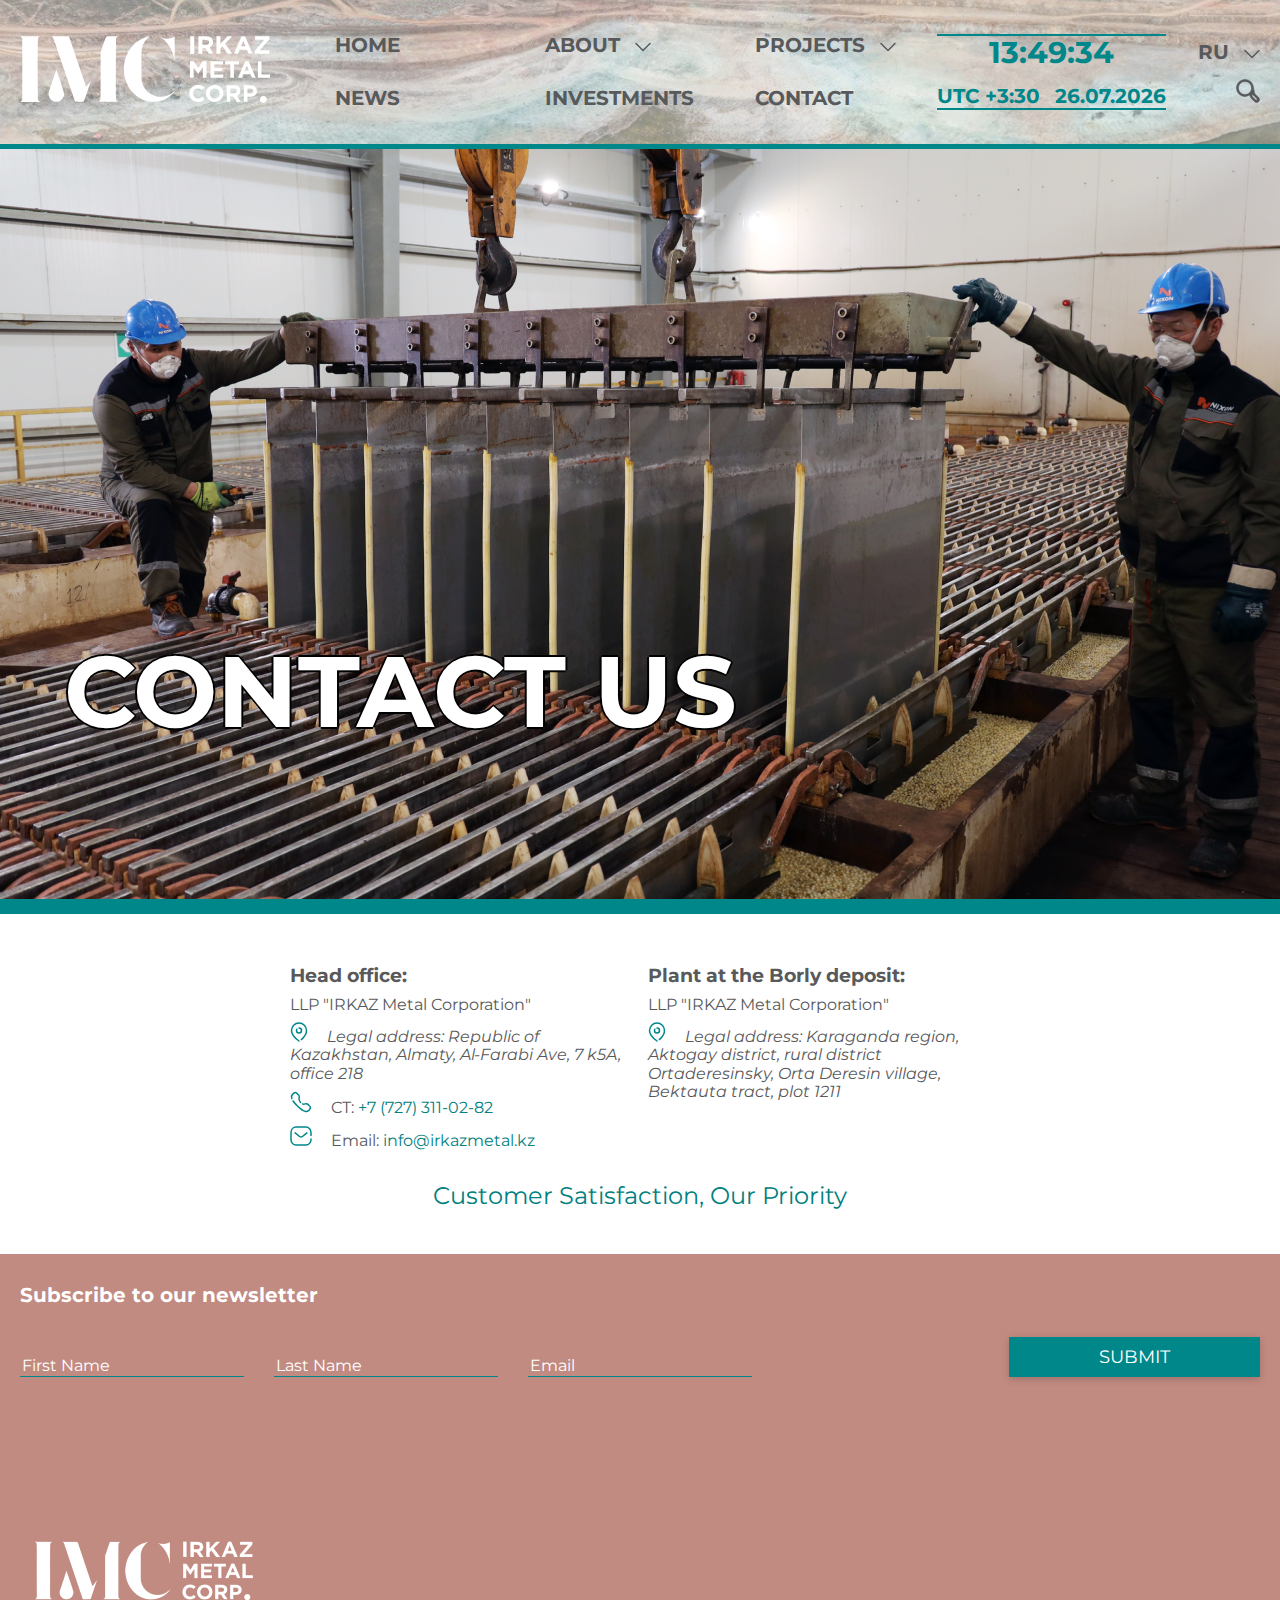
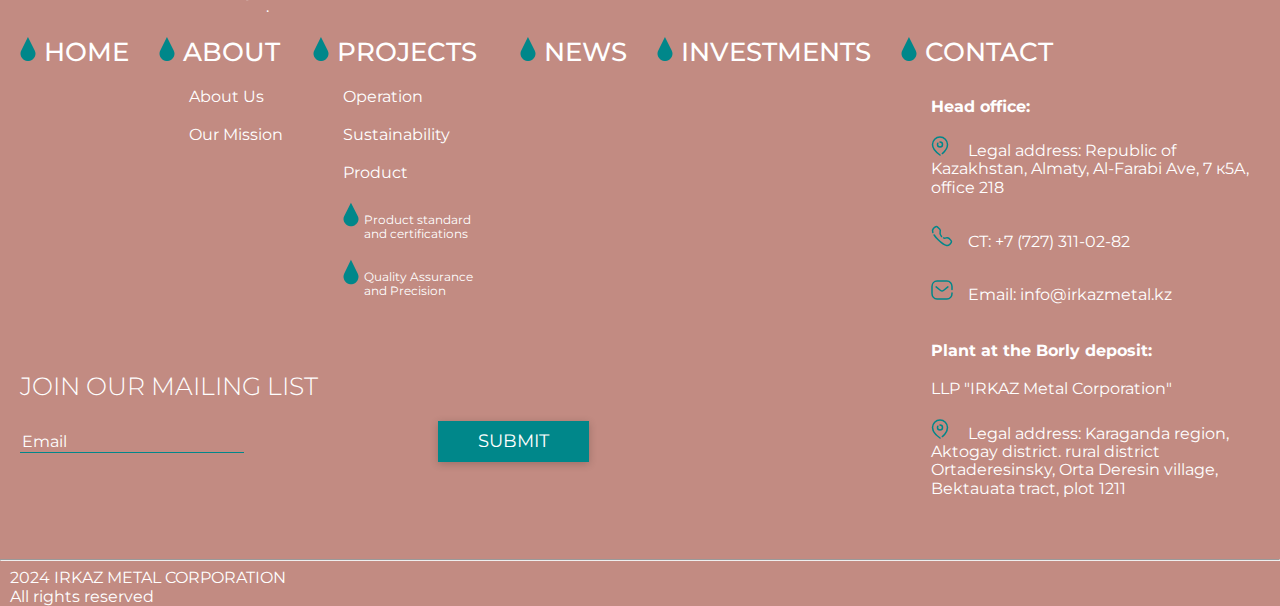
<file: contact.html>
<!DOCTYPE html>
<html lang="ru">
  <head>
    <meta charset="UTF-8" />
    <meta name="viewport" content="width=device-width, initial-scale=1.0" />
    <title>Заголовок страницы</title>
    <meta name="description" content="Описание страницы для поисковых систем" />

    <link
      rel="stylesheet"
      href="https://cdn.jsdelivr.net/npm/swiper@11/swiper-bundle.min.css"
    />

    <script src="https://cdn.jsdelivr.net/npm/swiper@11/swiper-bundle.min.js"></script>
    <link rel="stylesheet" href="/css/normalize.css" />
    <link rel="stylesheet" href="/css/style.css" />
  </head>
  <body>
    <!-- MOBILE SCREEN -->
    <input type="checkbox" id="menu" />
    <!-- END MOBILE SCREEN -->
    <header>
      <div class="wrapper">
        <div class="container">
          <a href="/">
            <img src="/img/logo.svg" alt="Logo" class="logo" />
          </a>

          <!-- MOBILE SCREEN -->
          <label for="menu">
            <div></div>
            <div></div>
            <div></div>
          </label>
          <!-- END MOBILE SCREEN -->
          <nav>
            <ul>
              <li>
                <a href="/">HOME</a>
              </li>
              <li class="dropdown-about">
                <a href="/about.html" class="about-link">ABOUT</a>
                <ul class="dropdown-menu-about">
                  <li><a href="/Aboutus.html">About Us</a></li>
                  <li><a href="/mission.html">Our Mission</a></li>
                </ul>
              </li>
              <li class="dropdown-project">
                <a href="/project.html" class="project-link">PROJECTS</a>
                <ul class="dropdown-menu-about">
                  <li><a href="/operation.html">Operation</a></li>
                  <li>
                    <a href="/Sustainability.html">Sustainability</a>
                  </li>
                  <li class="product__menu">
                    <a href="#">Product</a>
                    <ul class="dropdown-pod-menu-about two-menu">
                      <!-- Здесь начинается подменю Product -->
                      <li>
                        <a href="/product.html"
                          >Product standard and certifications</a
                        >
                      </li>
                      <li>
                        <a href="/Quality.html"
                          >Quality Assurance and Precision</a
                        >
                      </li>
                    </ul>
                  </li>

                  <!-- Здесь заканчивается подменю Product -->
                </ul>
              </li>
              <li><a href="/news.html">NEWS</a></li>
              <li><a href="/Investments.html">INVESTMENTS</a></li>
              <li><a href="/contact.html">CONTACT</a></li>
            </ul>
            <div class="time-to-date-mobile">
              <div class="global__time-mobile" id="globalTimeMobile">22:45</div>
              <div class="global__date-mobile">
                  <p>UTC +3:30</p>
                  <p id="globalDateMobile">30.05.2024</p>
              </div>
          </div>
            <div class="lang-mobile-first">
              <ul>
                <li class="dropdown-item">EN</li>
                <li class="dropdown-item">RU</li>
                <li class="dropdown-item">TR</li>
              </ul>
            </div>
          </nav>
          <div class="time-to-date">
            <div class="global__time" id="globalTimeDesktop">22:45</div>
            <div class="global__date">
                <p>UTC +3:30</p>
                <p id="globalDateDesktop">30.05.2024</p>
            </div>
        </div>
          <div class="lang">
            <div class="current-lang">
              <p>RU</p>
              <div class="dropdown">
                <ul class="dropdown-list">
                  <li class="dropdown-item">EN</li>
                  <li class="dropdown-item">RU</li>
                  <li class="dropdown-item">TR</li>
                </ul>
              </div>
            </div>
            <img src="/img/search.svg" alt="search" class="searc" />
          </div>
        </div>
      </div>
    </header>
    <main>
      <div class="color__breeze-header"></div>
      <section id="section1">
        <div class="swiper">
          <!-- Additional required wrapper -->
          <div class="swiper-wrapper">
            <!-- Slides -->
            <div class="swiper-slide slider6">
              <img src="/img/contact.png" alt="" />
              <p>CONTACT US</p>
            </div>
          </div>
        </div>
        <div class="color__breeze"></div>
      </section>
      <section class="contact-all">
        <div class="container">
            <div class="contact">
                <div class="contact__top">
                    <div class="contact__block contact__office">
                        <h2 class="contact__title">Head office:</h2>
                        <p class="contact__name">LLP "IRKAZ Metal Corporation"</p>
                        <address class="contact__address">
                            <span class="contact__label">Legal address:</span> Republic of Kazakhstan, Almaty, Al-Farabi Ave, 7 k5A, office 218
                        </address>
                        <div class="contact__phone">
                            <span class="contact__label">CT:</span> <a href="tel:+77273110282">+7 (727) 311-02-82</a>
                        </div>
                        <div class="contact__email">
                            <span class="contact__label">Email:</span> <a href="mailto:info@irkazmetal.kz">info@irkazmetal.kz</a>
                        </div>
                    </div>
                    <div class="contact__block contact__plant">
                        <h2 class="contact__title">Plant at the Borly deposit:</h2>
                        <p class="contact__name">LLP "IRKAZ Metal Corporation"</p>
                        <address class="contact__address">
                            <span class="contact__label">Legal address:</span> Karaganda region, Aktogay district, rural district Ortaderesinsky, Orta Deresin village, Bektauta tract, plot 1211
                        </address>
                    </div>
                </div>
                <div class="contact__priority">Customer Satisfaction, Our Priority</div>
            </div>
            
        </div>
      </section>
    </main>
    
    
    <footer>
      <div class="container">
        <div class="footer__wrapper">
          <h2>Subscribe to our newsletter</h2>
          <form action="back__email">
            <div class="text__text">
              <input required type="text" placeholder="First Name" />
              <input required type="text" placeholder="Last Name" />
              <input required type="text" placeholder="Email" />
            </div>
            <button type="submit">SUBMIT</button>
          </form>
          <div class="menu__logo">
            <img class="footer__logo" src="/img/footer_logo.png" alt="" />.
            <div class="main__footer-text">
              <div class="home_menu footer__main_menu">
                <a href="/"><h3>HOME</h3></a>
              </div>
              <div class="about_menu footer__main_menu">
                <a href="/about.html"><h3>ABOUT</h3></a>
                <div class="sub-menu-footer">
                  <a href="/aboutus.html"><p>About Us</p></a>
                  <a href="/mission.html"><p>Our Mission</p></a>
                </div>
              </div>
              <div class="PROJECTS_menu footer__main_menu">
                <a href="/project.html"><h3>PROJECTS</h3></a>
                <div class="sub-menu-footer">
                 <a href="/operation.html"> <p>Operation</p></a>
                  <a href="/sustainability.html".html><p>Sustainability</p></a>
                  <p>Product</p>
                  <div class="sub-sub-menu-footer">
                    <div class="water__pic">
                      <img src="/img/water.svg" alt="" />
                      <a href="/product.html"><p>Product standard and certifications</p></a>
                    </div>
                    <div class="water__pic">
                      <img src="/img/water.svg" alt="" />
                     <a href="/quality.html"><p>Quality Assurance and Precision</p></a> 
                    </div>
                  </div>
                </div>
              </div>
              <div class="NEWS_menu footer__main_menu">
                <a href="/news.html"><h3>NEWS</h3></a>
              </div>
              <div class="INVESTMENTS_menu footer__main_menu">
                <a href="/Investments.html"><h3>INVESTMENTS</h3></a>
              </div>
              <div class="CONTACT_menu footer__main_menu">
               <a href="contact.html"><h3>CONTACT</h3></a> 
                <div class="sub-menu-footer">
                  <h4>Head office:</h4>
                  <p class="contact__address">
                    Legal address: Republic of Kazakhstan, Almaty, Al-Farabi
                    Ave, 7 к5A, office 218
                  </p>
                  <p class="contact__phone">CТ: +7 (727) 311-02-82</p>
                  <p class="contact__email">Email: info@irkazmetal.kz</p>
                  <h4>Plant at the Borly deposit:</h4>
                  <p>LLP "IRKAZ Metal Corporation"</p>
                  <p class="contact__address">
                    Legal address: Karaganda region, Aktogay district. rural
                    district Ortaderesinsky, Orta Deresin village, Bektauata
                    tract, plot 1211
                  </p>
                </div>
              </div>
            </div>
          </div>
          <div class="join_input">
            <h3 class="joun_title">
              JOIN OUR MAILING LIST
            </h3>
            <input type="text" placeholder="Email" class="email">
            <button type="submit">SUBMIT</button>
          </div>
        </div>
      </div>
      <hr>
      <div class="right">

          <div class="footer__wrapper">
            <p>
          2024 IRKAZ METAL CORPORATION <br>
All rights reserved
            </p>
      </div>
      </div>
    </footer>

    <script src="scripts.js"></script>
  </body>
</html>
</file>
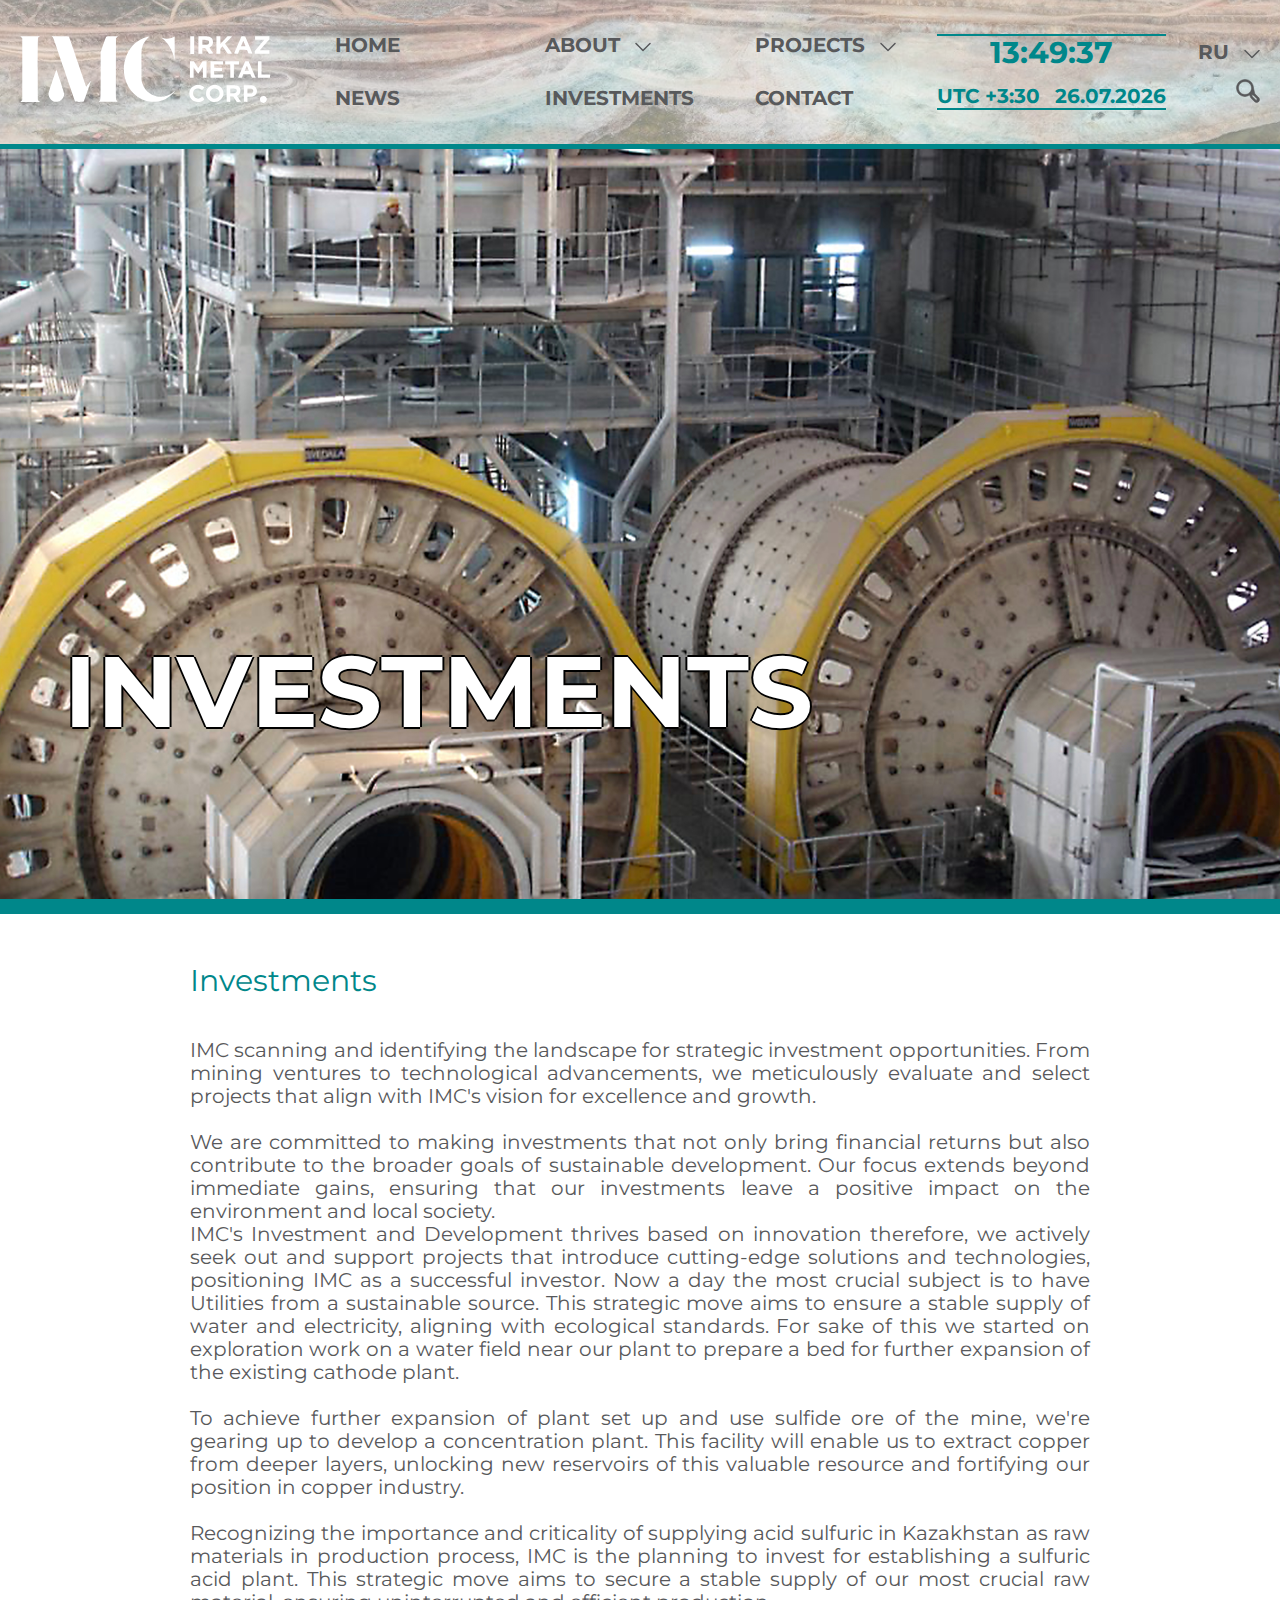
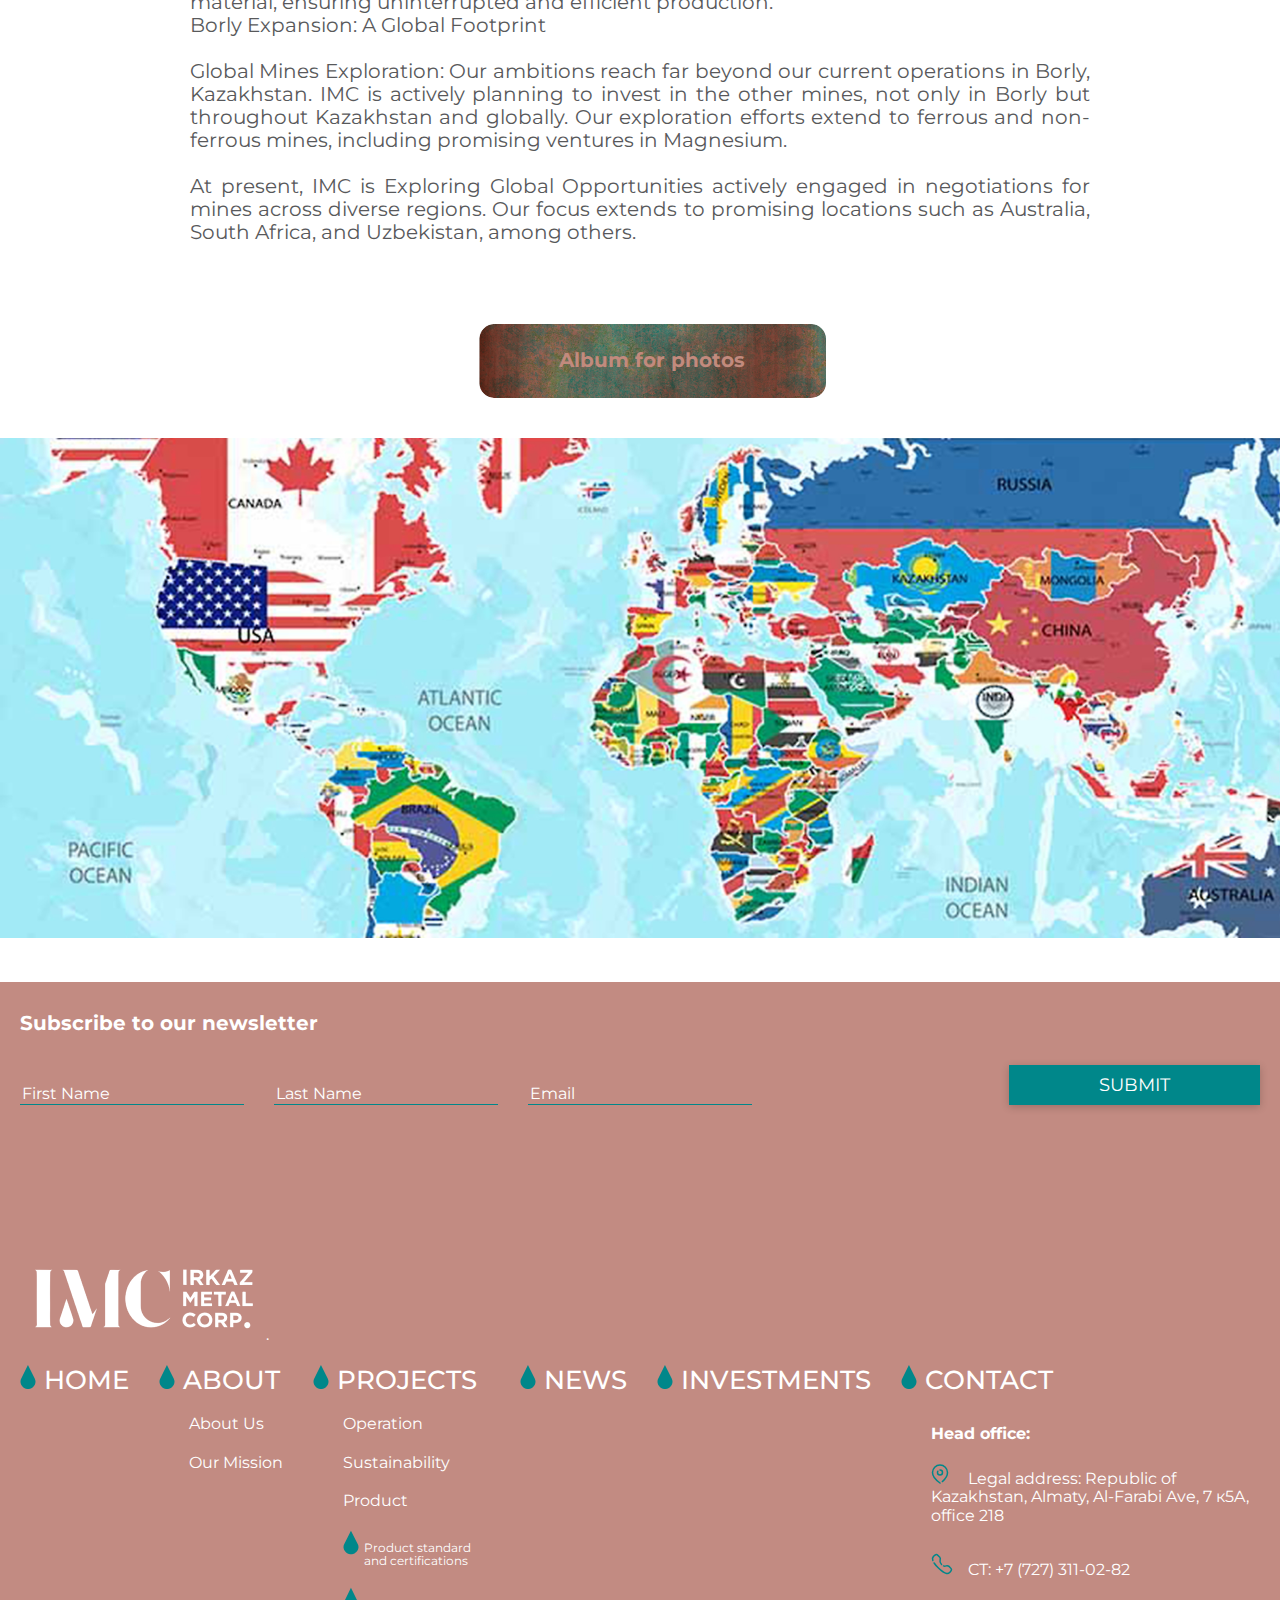
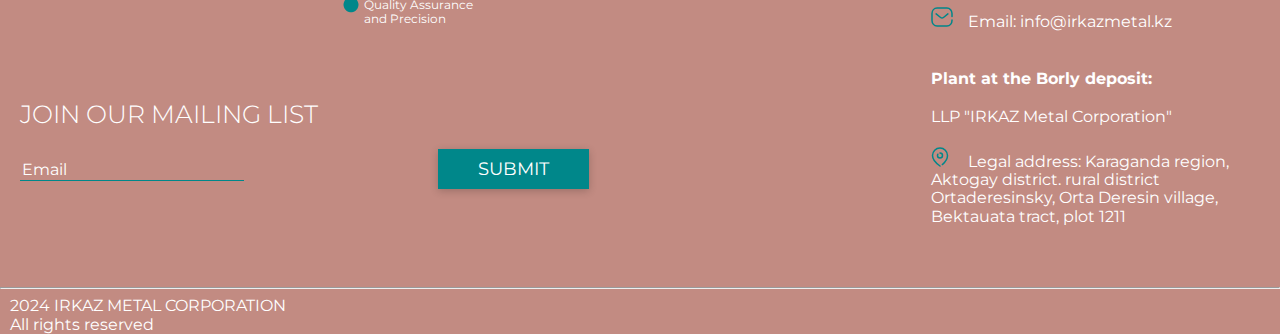
<file: Investments.html>
<!DOCTYPE html>
<html lang="ru">
  <head>
    <meta charset="UTF-8" />
    <meta name="viewport" content="width=device-width, initial-scale=1.0" />
    <title>Заголовок страницы</title>
    <meta name="description" content="Описание страницы для поисковых систем" />

    <link
      rel="stylesheet"
      href="https://cdn.jsdelivr.net/npm/swiper@11/swiper-bundle.min.css"
    />

    <script src="https://cdn.jsdelivr.net/npm/swiper@11/swiper-bundle.min.js"></script>
    <link rel="stylesheet" href="/css/normalize.css" />
    <link rel="stylesheet" href="/css/style.css" />
  </head>
  <body>
    <!-- MOBILE SCREEN -->
    <input type="checkbox" id="menu" />
    <!-- END MOBILE SCREEN -->
    <header>
      <div class="wrapper">
        <div class="container">
          <a href="/">
            <img src="/img/logo.svg" alt="Logo" class="logo" />
          </a>

          <!-- MOBILE SCREEN -->
          <label for="menu">
            <div></div>
            <div></div>
            <div></div>
          </label>
          <!-- END MOBILE SCREEN -->
          <nav>
            <ul>
              <li>
                <a href="/">HOME</a>
              </li>
              <li class="dropdown-about">
                <a href="/about.html" class="about-link">ABOUT</a>
                <ul class="dropdown-menu-about">
                  <li><a href="/Aboutus.html">About Us</a></li>
                  <li><a href="/mission.html">Our Mission</a></li>
                </ul>
              </li>
              <li class="dropdown-project">
                <a href="/project.html" class="project-link">PROJECTS</a>
                <ul class="dropdown-menu-about">
                  <li><a href="/operation.html">Operation</a></li>
                  <li>
                    <a href="/Sustainability.html">Sustainability</a>
                  </li>
                  <li class="product__menu">
                    <a href="#">Product</a>
                    <ul class="dropdown-pod-menu-about two-menu">
                      <!-- Здесь начинается подменю Product -->
                      <li>
                        <a href="/product.html"
                          >Product standard and certifications</a
                        >
                      </li>
                      <li>
                        <a href="/Quality.html"
                          >Quality Assurance and Precision</a
                        >
                      </li>
                    </ul>
                  </li>

                  <!-- Здесь заканчивается подменю Product -->
                </ul>
              </li>
              <li><a href="/news.html">NEWS</a></li>
              <li><a href="/Investments.html">INVESTMENTS</a></li>
              <li><a href="/contact.html">CONTACT</a></li>
            </ul>
            <div class="time-to-date-mobile">
              <div class="global__time-mobile" id="globalTimeMobile">22:45</div>
              <div class="global__date-mobile">
                  <p>UTC +3:30</p>
                  <p id="globalDateMobile">30.05.2024</p>
              </div>
          </div>
            <div class="lang-mobile-first">
              <ul>
                <li class="dropdown-item">EN</li>
                <li class="dropdown-item">RU</li>
                <li class="dropdown-item">TR</li>
              </ul>
            </div>
          </nav>
          <div class="time-to-date">
            <div class="global__time" id="globalTimeDesktop">22:45</div>
            <div class="global__date">
                <p>UTC +3:30</p>
                <p id="globalDateDesktop">30.05.2024</p>
            </div>
        </div>
          <div class="lang">
            <div class="current-lang">
              <p>RU</p>
              <div class="dropdown">
                <ul class="dropdown-list">
                  <li class="dropdown-item">EN</li>
                  <li class="dropdown-item">RU</li>
                  <li class="dropdown-item">TR</li>
                </ul>
              </div>
            </div>
            <img src="/img/search.svg" alt="search" class="searc" />
          </div>
        </div>
      </div>
    </header>
    <main>
      <div class="color__breeze-header"></div>
      <section id="section1">
        <div class="swiper">
          <!-- Additional required wrapper -->
          <div class="swiper-wrapper">
            <!-- Slides -->
            <div class="swiper-slide slider6">
              <img src="/img/INVESTMENTS.png " alt="" />
              <p>INVESTMENTS</p>
            </div>
          </div>
        </div>
        <div class="color__breeze"></div>
      </section>
      <section class="invest__text">
        <div class="container">
          <h2 class="invest__text-subtitle" style="margin-top: 50px;">Investments</h2>
          <p class="invest__text-maintext">
            IMC scanning and identifying the landscape for strategic investment
            opportunities. From mining ventures to technological advancements,
            we meticulously evaluate and select projects that align with IMC's
            vision for excellence and growth.<br />
            <br />
            We are committed to making investments that not only bring financial
            returns but also contribute to the broader goals of sustainable
            development. Our focus extends beyond immediate gains, ensuring that
            our investments leave a positive impact on the environment and local
            society.<br />
            IMC's Investment and Development thrives based on innovation
            therefore, we actively seek out and support projects that introduce
            cutting-edge solutions and technologies, positioning IMC as a
            successful investor. Now a day the most crucial subject is to have
            Utilities from a sustainable source. This strategic move aims to
            ensure a stable supply of water and electricity, aligning with
            ecological standards. For sake of this we started on exploration
            work on a water field near our plant to prepare a bed for further
            expansion of the existing cathode plant.<br />
            <br />
            To achieve further expansion of plant set up and use sulfide ore of
            the mine, we're gearing up to develop a concentration plant. This
            facility will enable us to extract copper from deeper layers,
            unlocking new reservoirs of this valuable resource and fortifying
            our position in copper industry.<br />
            <br />
            Recognizing the importance and criticality of supplying acid
            sulfuric in Kazakhstan as raw materials in production process, IMC
            is the planning to invest for establishing a sulfuric acid plant.
            This strategic move aims to secure a stable supply of our most
            crucial raw material, ensuring uninterrupted and efficient
            production.<br />
            Borly Expansion: A Global Footprint<br />
            <br />
            Global Mines Exploration: Our ambitions reach far beyond our current
            operations in Borly, Kazakhstan. IMC is actively planning to invest
            in the other mines, not only in Borly but throughout Kazakhstan and
            globally. Our exploration efforts extend to ferrous and non-ferrous
            mines, including promising ventures in Magnesium.<br />
            <br />
            At present, IMC is Exploring Global Opportunities actively engaged
            in negotiations for mines across diverse regions. Our focus extends
            to promising locations such as Australia, South Africa, and
            Uzbekistan, among others.
          </p>
          <button type="submit">Album for photos</button>
        </div>
      </section>
      <div class="map"></div>
    </main>

    <footer>
      <div class="container">
        <div class="footer__wrapper">
          <h2>Subscribe to our newsletter</h2>
          <form action="back__email">
            <div class="text__text">
              <input required type="text" placeholder="First Name" />
              <input required type="text" placeholder="Last Name" />
              <input required type="text" placeholder="Email" />
            </div>
            <button type="submit">SUBMIT</button>
          </form>
          <div class="menu__logo">
            <img class="footer__logo" src="/img/footer_logo.png" alt="" />.
            <div class="main__footer-text">
              <div class="home_menu footer__main_menu">
                <a href="/"><h3>HOME</h3></a>
              </div>
              <div class="about_menu footer__main_menu">
                <a href="/about.html"><h3>ABOUT</h3></a>
                <div class="sub-menu-footer">
                  <a href="/aboutus.html"><p>About Us</p></a>
                  <a href="/mission.html"><p>Our Mission</p></a>
                </div>
              </div>
              <div class="PROJECTS_menu footer__main_menu">
                <a href="/project.html"><h3>PROJECTS</h3></a>
                <div class="sub-menu-footer">
                 <a href="/operation.html"> <p>Operation</p></a>
                  <a href="/sustainability.html".html><p>Sustainability</p></a>
                  <p>Product</p>
                  <div class="sub-sub-menu-footer">
                    <div class="water__pic">
                      <img src="/img/water.svg" alt="" />
                      <a href="/product.html"><p>Product standard and certifications</p></a>
                    </div>
                    <div class="water__pic">
                      <img src="/img/water.svg" alt="" />
                     <a href="/quality.html"><p>Quality Assurance and Precision</p></a> 
                    </div>
                  </div>
                </div>
              </div>
              <div class="NEWS_menu footer__main_menu">
                <a href="/news.html"><h3>NEWS</h3></a>
              </div>
              <div class="INVESTMENTS_menu footer__main_menu">
                <a href="/Investments.html"><h3>INVESTMENTS</h3></a>
              </div>
              <div class="CONTACT_menu footer__main_menu">
               <a href="contact.html"><h3>CONTACT</h3></a> 
                <div class="sub-menu-footer">
                  <h4>Head office:</h4>
                  <p class="contact__address">
                    Legal address: Republic of Kazakhstan, Almaty, Al-Farabi
                    Ave, 7 к5A, office 218
                  </p>
                  <p class="contact__phone">CТ: +7 (727) 311-02-82</p>
                  <p class="contact__email">Email: info@irkazmetal.kz</p>
                  <h4>Plant at the Borly deposit:</h4>
                  <p>LLP "IRKAZ Metal Corporation"</p>
                  <p class="contact__address">
                    Legal address: Karaganda region, Aktogay district. rural
                    district Ortaderesinsky, Orta Deresin village, Bektauata
                    tract, plot 1211
                  </p>
                </div>
              </div>
            </div>
          </div>
          <div class="join_input">
            <h3 class="joun_title">
              JOIN OUR MAILING LIST
            </h3>
            <input type="text" placeholder="Email" class="email">
            <button type="submit">SUBMIT</button>
          </div>
        </div>
      </div>
      <hr>
      <div class="right">

          <div class="footer__wrapper">
            <p>
          2024 IRKAZ METAL CORPORATION <br>
All rights reserved
            </p>
      </div>
      </div>
    </footer>

    <script src="scripts.js"></script>
  </body>
</html>
</file>
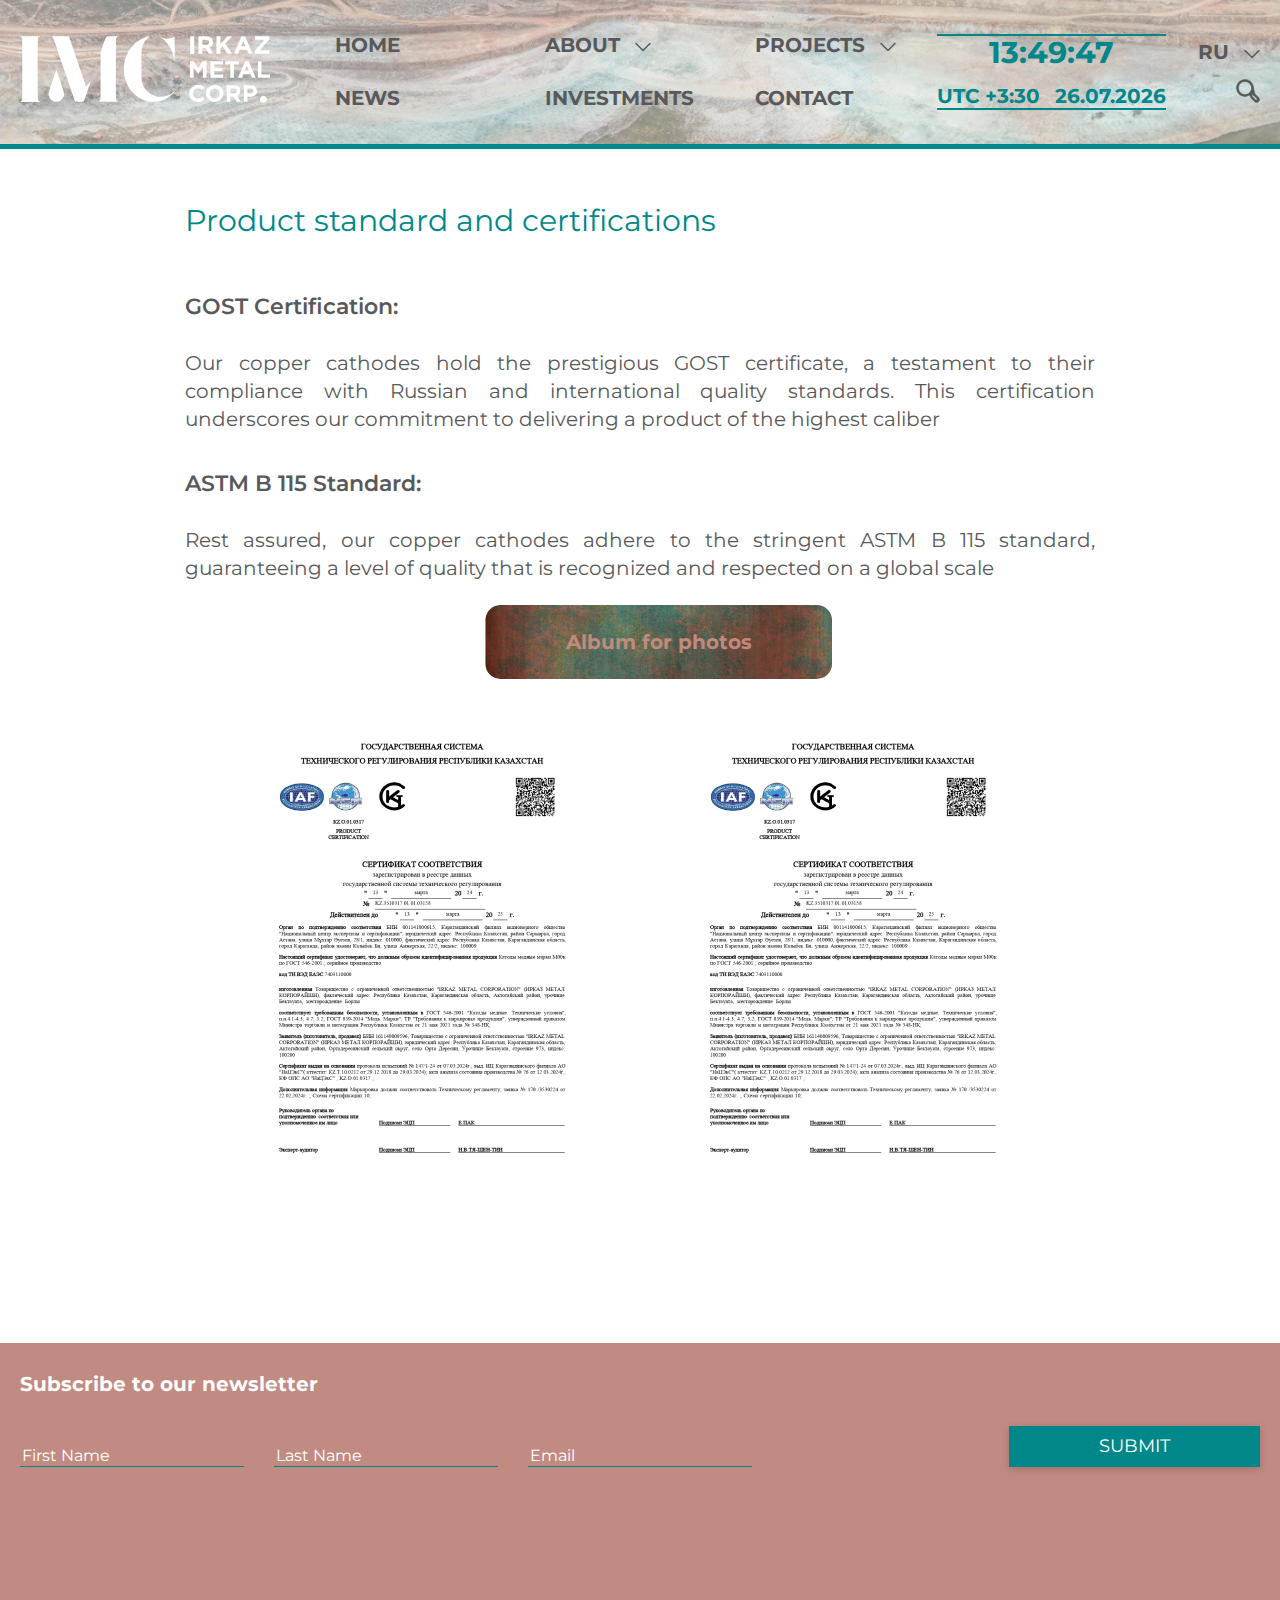
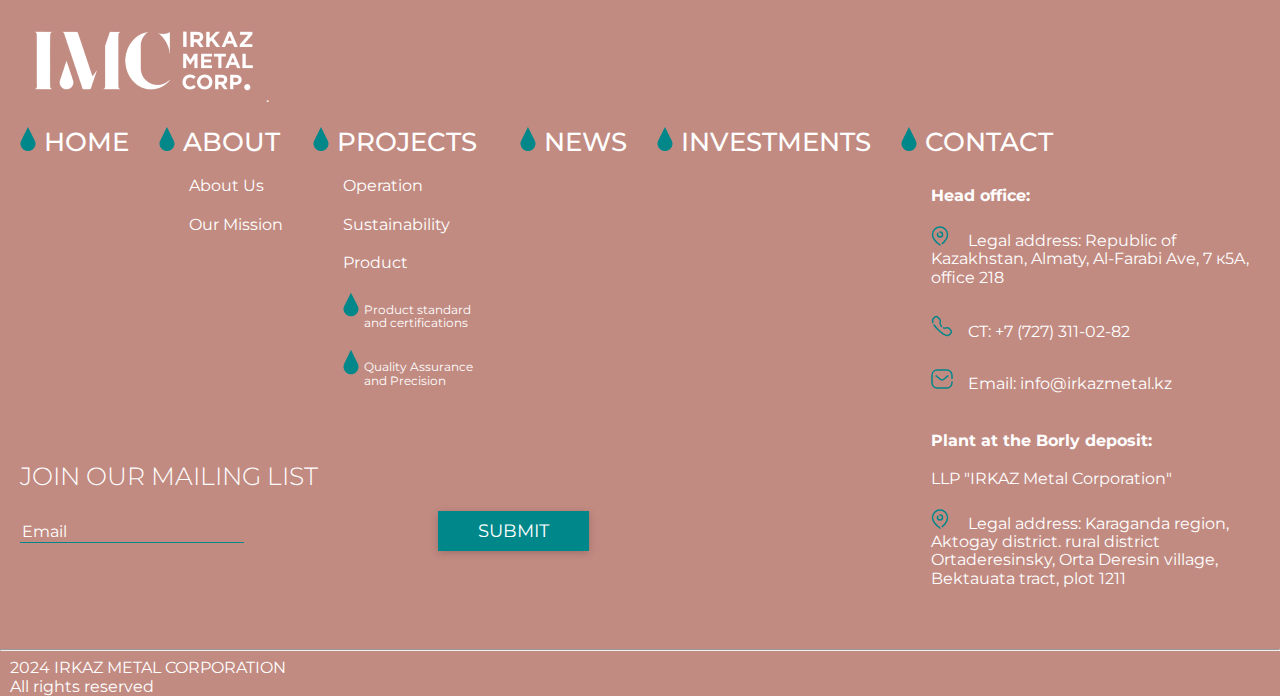
<file: product.html>
<!DOCTYPE html>
<html lang="ru">
  <head>
    <meta charset="UTF-8" />
    <meta name="viewport" content="width=device-width, initial-scale=1.0" />
    <title>Заголовок страницы</title>
    <meta name="description" content="Описание страницы для поисковых систем" />

    <link
      rel="stylesheet"
      href="https://cdn.jsdelivr.net/npm/swiper@11/swiper-bundle.min.css"
    />

    <script src="https://cdn.jsdelivr.net/npm/swiper@11/swiper-bundle.min.js"></script>
    <link rel="stylesheet" href="/css/normalize.css" />
    <link rel="stylesheet" href="/css/style.css" />
  </head>
  <body>
    <!-- MOBILE SCREEN -->
    <input type="checkbox" id="menu" />
    <header>
        <div class="wrapper">
          <div class="container">
            <a href="/">
              <img src="/img/logo.svg" alt="Logo" class="logo" />
            </a>
  
            <!-- MOBILE SCREEN -->
            <label for="menu">
              <div></div>
              <div></div>
              <div></div>
            </label>
            <!-- END MOBILE SCREEN -->
            <nav>
              <ul>
                <li>
                  <a href="/">HOME</a>
                </li>
                <li class="dropdown-about">
                  <a href="/about.html" class="about-link">ABOUT</a>
                  <ul class="dropdown-menu-about">
                    <li><a href="/Aboutus.html">About Us</a></li>
                    <li><a href="/mission.html">Our Mission</a></li>
                  </ul>
                </li>
                <li class="dropdown-project">
                  <a href="/project.html" class="project-link">PROJECTS</a>
                  <ul class="dropdown-menu-about">
                    <li><a href="/operation.html">Operation</a></li>
                    <li>
                      <a href="/Sustainability.html">Sustainability</a>
                    </li>
                    <li class="product__menu">
                      <a href="#">Product</a>
                      <ul class="dropdown-pod-menu-about two-menu">
                        <!-- Здесь начинается подменю Product -->
                        <li>
                          <a href="/product.html"
                            >Product standard and certifications</a
                          >
                        </li>
                        <li>
                          <a href="/Quality.html"
                            >Quality Assurance and Precision</a
                          >
                        </li>
                      </ul>
                    </li>
  
                    <!-- Здесь заканчивается подменю Product -->
                  </ul>
                </li>
                <li><a href="/news.html">NEWS</a></li>
                <li><a href="/Investments.html">INVESTMENTS</a></li>
                <li><a href="/contact.html">CONTACT</a></li>
              </ul>
              <div class="time-to-date-mobile">
                <div class="global__time-mobile" id="globalTimeMobile">22:45</div>
                <div class="global__date-mobile">
                    <p>UTC +3:30</p>
                    <p id="globalDateMobile">30.05.2024</p>
                </div>
            </div>
              <div class="lang-mobile-first">
                <ul>
                  <li class="dropdown-item">EN</li>
                  <li class="dropdown-item">RU</li>
                  <li class="dropdown-item">TR</li>
                </ul>
              </div>
            </nav>
            <div class="time-to-date">
              <div class="global__time" id="globalTimeDesktop">22:45</div>
              <div class="global__date">
                  <p>UTC +3:30</p>
                  <p id="globalDateDesktop">30.05.2024</p>
              </div>
          </div>
            <div class="lang">
              <div class="current-lang">
                <p>RU</p>
                <div class="dropdown">
                  <ul class="dropdown-list">
                    <li class="dropdown-item">EN</li>
                    <li class="dropdown-item">RU</li>
                    <li class="dropdown-item">TR</li>
                  </ul>
                </div>
              </div>
              <img src="/img/search.svg" alt="search" class="searc" />
            </div>
          </div>
        </div>
      </header>
    <main>
      <div class="color__breeze-header"></div>      
      <section class="about__text">
        <div class="container">
          
      <section class="product">
        <div class="container"  style="margin: 50px 0;">
          <h3 id="product-standard">Product standard and certifications</h3>

          <h4>GOST Certification:</h4>
          <p>
            Our copper cathodes hold the prestigious GOST certificate, a
            testament to their compliance with Russian and international quality
            standards. This certification underscores our commitment to
            delivering a product of the highest caliber
          </p>
          <h4>ASTM B 115 Standard:</h4>
          <p>
            Rest assured, our copper cathodes adhere to the stringent ASTM B 115
            standard, guaranteeing a level of quality that is recognized and
            respected on a global scale
          </p>
          <button type="submit">Album for photos</button>
          <div class="pic">
            <img src="/img/document.png" alt="" />
            <img src="/img/document.png" alt="" />
          </div>
          
        </div>
      </section>
    </main>
    <footer>
        <div class="container">
          <div class="footer__wrapper">
            <h2>Subscribe to our newsletter</h2>
            <form action="back__email">
              <div class="text__text">
                <input required type="text" placeholder="First Name" />
                <input required type="text" placeholder="Last Name" />
                <input required type="text" placeholder="Email" />
              </div>
              <button type="submit">SUBMIT</button>
            </form>
            <div class="menu__logo">
              <img class="footer__logo" src="/img/footer_logo.png" alt="" />.
              <div class="main__footer-text">
                <div class="home_menu footer__main_menu">
                  <a href="/"><h3>HOME</h3></a>
                </div>
                <div class="about_menu footer__main_menu">
                  <a href="/about.html"><h3>ABOUT</h3></a>
                  <div class="sub-menu-footer">
                    <a href="/aboutus.html"><p>About Us</p></a>
                    <a href="/mission.html"><p>Our Mission</p></a>
                  </div>
                </div>
                <div class="PROJECTS_menu footer__main_menu">
                  <a href="/project.html"><h3>PROJECTS</h3></a>
                  <div class="sub-menu-footer">
                   <a href="/operation.html"> <p>Operation</p></a>
                    <a href="/sustainability.html".html><p>Sustainability</p></a>
                    <p>Product</p>
                    <div class="sub-sub-menu-footer">
                      <div class="water__pic">
                        <img src="/img/water.svg" alt="" />
                        <a href="/product.html"><p>Product standard and certifications</p></a>
                      </div>
                      <div class="water__pic">
                        <img src="/img/water.svg" alt="" />
                       <a href="/quality.html"><p>Quality Assurance and Precision</p></a> 
                      </div>
                    </div>
                  </div>
                </div>
                <div class="NEWS_menu footer__main_menu">
                  <a href="/news.html"><h3>NEWS</h3></a>
                </div>
                <div class="INVESTMENTS_menu footer__main_menu">
                  <a href="/Investments.html"><h3>INVESTMENTS</h3></a>
                </div>
                <div class="CONTACT_menu footer__main_menu">
                 <a href="contact.html"><h3>CONTACT</h3></a> 
                  <div class="sub-menu-footer">
                    <h4>Head office:</h4>
                    <p class="contact__address">
                      Legal address: Republic of Kazakhstan, Almaty, Al-Farabi
                      Ave, 7 к5A, office 218
                    </p>
                    <p class="contact__phone">CТ: +7 (727) 311-02-82</p>
                    <p class="contact__email">Email: info@irkazmetal.kz</p>
                    <h4>Plant at the Borly deposit:</h4>
                    <p>LLP "IRKAZ Metal Corporation"</p>
                    <p class="contact__address">
                      Legal address: Karaganda region, Aktogay district. rural
                      district Ortaderesinsky, Orta Deresin village, Bektauata
                      tract, plot 1211
                    </p>
                  </div>
                </div>
              </div>
            </div>
            <div class="join_input">
              <h3 class="joun_title">
                JOIN OUR MAILING LIST
              </h3>
              <input type="text" placeholder="Email" class="email">
              <button type="submit">SUBMIT</button>
            </div>
          </div>
        </div>
        <hr>
        <div class="right">
  
            <div class="footer__wrapper">
              <p>
            2024 IRKAZ METAL CORPORATION <br>
  All rights reserved
              </p>
        </div>
        </div>
      </footer>
  </body>
</html>

<script src="scripts.js"></script>
</file>
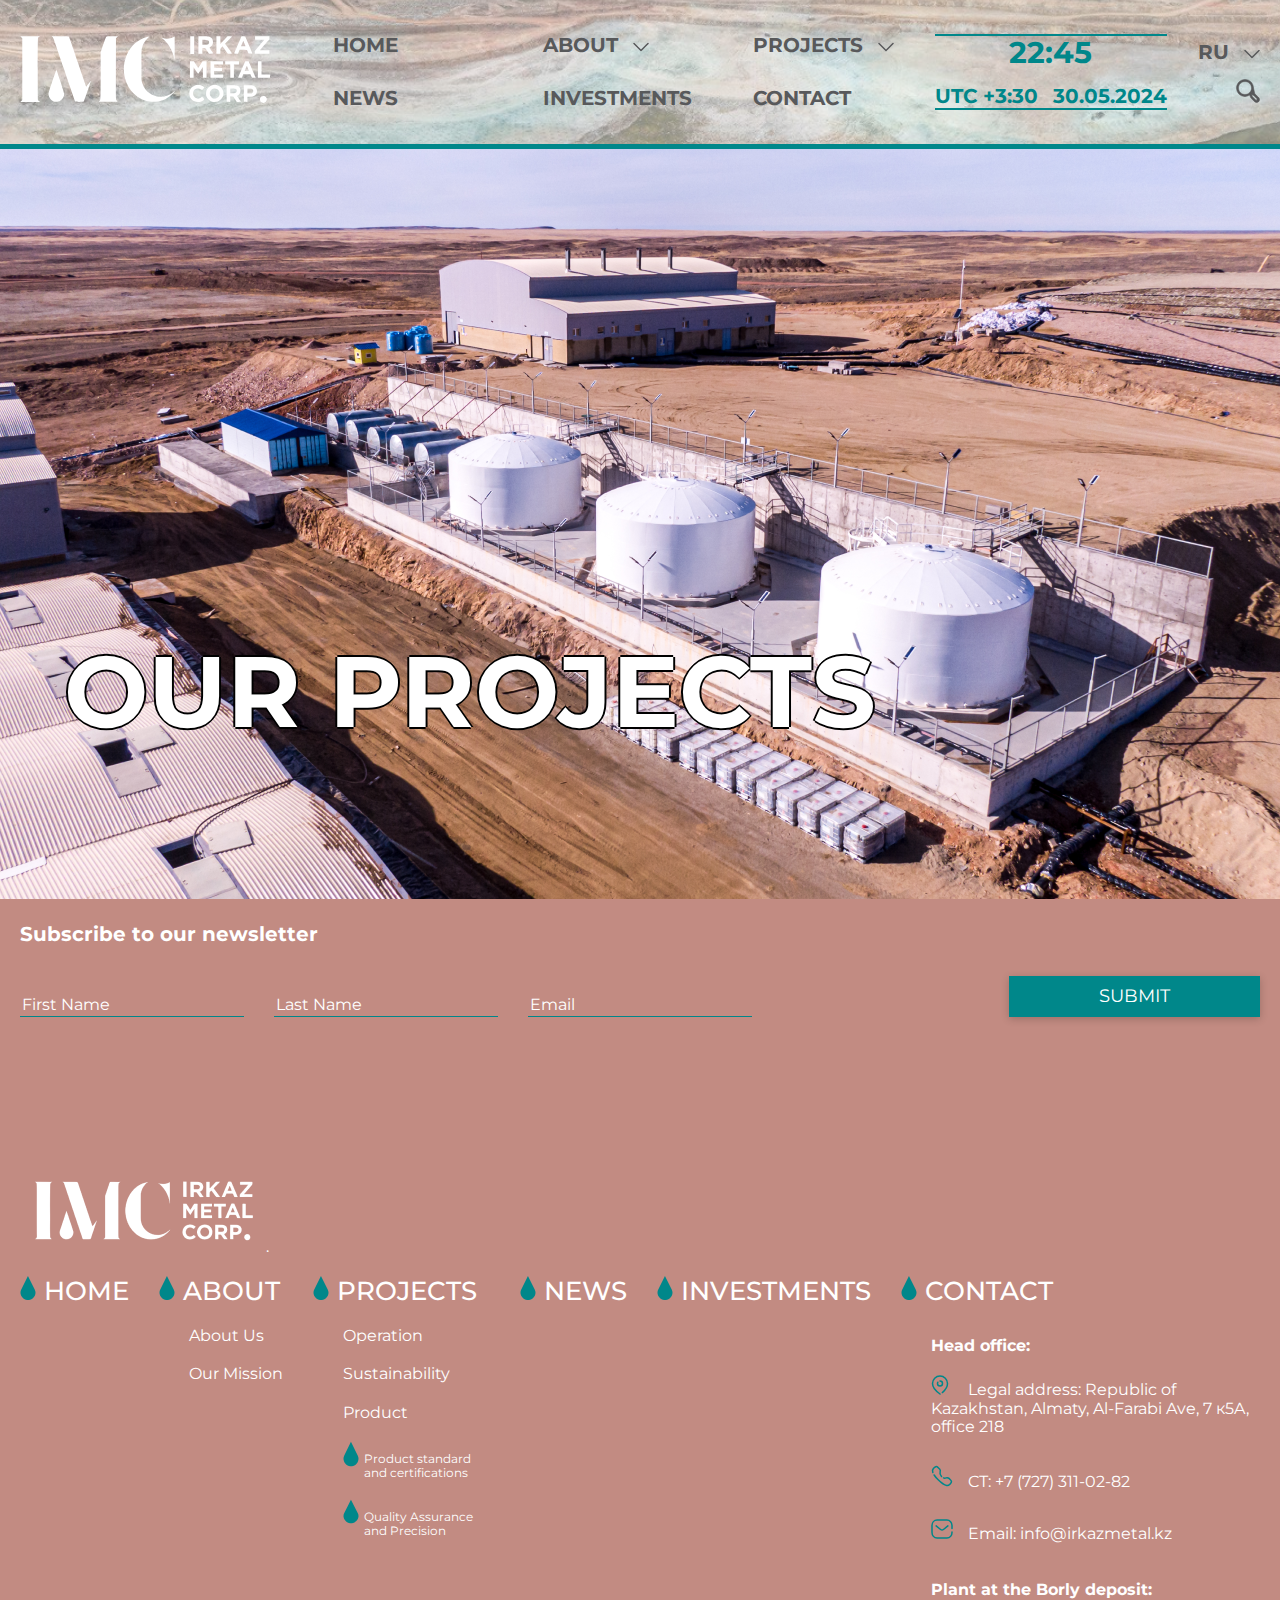
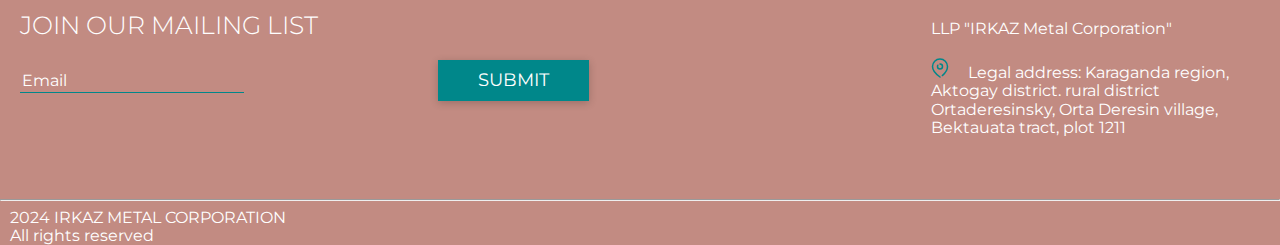
<file: project.html>
<!DOCTYPE html>
<html lang="ru">
  <head>
    <meta charset="UTF-8" />
    <meta name="viewport" content="width=device-width, initial-scale=1.0" />
    <title>Заголовок страницы</title>
    <meta name="description" content="Описание страницы для поисковых систем" />

    <link
      rel="stylesheet"
      href="https://cdn.jsdelivr.net/npm/swiper@11/swiper-bundle.min.css"
    />

    <script src="https://cdn.jsdelivr.net/npm/swiper@11/swiper-bundle.min.js"></script>
    <link rel="stylesheet" href="/css/normalize.css" />
    <link rel="stylesheet" href="/css/style.css" />
  </head>
  <body>
    <!-- MOBILE SCREEN -->
    <input type="checkbox" id="menu" />
    <!-- END MOBILE SCREEN -->
    <header>
      <div class="wrapper">
        <div class="container">
          <a href="/">
            <img src="/img/logo.svg" alt="Logo" class="logo" />
          </a>

          <!-- MOBILE SCREEN -->
          <label for="menu">
            <div></div>
            <div></div>
            <div></div>
          </label>
          <!-- END MOBILE SCREEN -->
          <nav>
            <ul>
              <li>
                <a href="/">HOME</a>
              </li>
              <li class="dropdown-about">
                <a href="/about.html" class="about-link">ABOUT</a>
                <ul class="dropdown-menu-about">
                  <li><a href="/Aboutus.html">About Us</a></li>
                  <li><a href="/mission.html">Our Mission</a></li>
                </ul>
              </li>
              <li class="dropdown-project">
                <a href="/project.html" class="project-link">PROJECTS</a>
                <ul class="dropdown-menu-about">
                  <li><a href="/operation.html">Operation</a></li>
                  <li>
                    <a href="/Sustainability.html">Sustainability</a>
                  </li>
                  <li class="product__menu">
                    <a href="#">Product</a>
                    <ul class="dropdown-pod-menu-about two-menu">
                      <!-- Здесь начинается подменю Product -->
                      <li>
                        <a href="/product.html"
                          >Product standard and certifications</a
                        >
                      </li>
                      <li>
                        <a href="/Quality.html"
                          >Quality Assurance and Precision</a
                        >
                      </li>
                    </ul>
                  </li>

                  <!-- Здесь заканчивается подменю Product -->
                </ul>
              </li>
              <li><a href="/news.html">NEWS</a></li>
              <li><a href="/Investments.html">INVESTMENTS</a></li>
              <li><a href="/contact.html">CONTACT</a></li>
            </ul>
            <div class="time-to-date-mobile">
              <div class="global__time-mobile" id="globalTimeMobile">22:45</div>
              <div class="global__date-mobile">
                  <p>UTC +3:30</p>
                  <p id="globalDateMobile">30.05.2024</p>
              </div>
          </div>
            <div class="lang-mobile-first">
              <ul>
                <li class="dropdown-item">EN</li>
                <li class="dropdown-item">RU</li>
                <li class="dropdown-item">TR</li>
              </ul>
            </div>
          </nav>
          <div class="time-to-date">
            <div class="global__time" id="globalTimeDesktop">22:45</div>
            <div class="global__date">
                <p>UTC +3:30</p>
                <p id="globalDateDesktop">30.05.2024</p>
            </div>
        </div>
          <div class="lang">
            <div class="current-lang">
              <p>RU</p>
              <div class="dropdown">
                <ul class="dropdown-list">
                  <li class="dropdown-item">EN</li>
                  <li class="dropdown-item">RU</li>
                  <li class="dropdown-item">TR</li>
                </ul>
              </div>
            </div>
            <img src="/img/search.svg" alt="search" class="searc" />
          </div>
        </div>
      </div>
    </header>
    <main>
      <div class="color__breeze-header"></div>
      <section id="section1">
        <div class="swiper">
          <!-- Additional required wrapper -->
          <div class="swiper-wrapper">
            <!-- Slides -->
            <div class="swiper-slide slider6">
              <img src="/img/proj_wpra.png" alt="" />
              <p>OUR PROJECTS</p>
            </div>
          </div>
        </div>
      </section>
      
   </main>
   <footer>
    <div class="container">
      <div class="footer__wrapper">
        <h2>Subscribe to our newsletter</h2>
        <form action="back__email">
          <div class="text__text">
            <input required type="text" placeholder="First Name" />
            <input required type="text" placeholder="Last Name" />
            <input required type="text" placeholder="Email" />
          </div>
          <button type="submit">SUBMIT</button>
        </form>
        <div class="menu__logo">
          <img class="footer__logo" src="/img/footer_logo.png" alt="" />.
          <div class="main__footer-text">
            <div class="home_menu footer__main_menu">
              <a href="/"><h3>HOME</h3></a>
            </div>
            <div class="about_menu footer__main_menu">
              <a href="/about.html"><h3>ABOUT</h3></a>
              <div class="sub-menu-footer">
                <a href="/aboutus.html"><p>About Us</p></a>
                <a href="/mission.html"><p>Our Mission</p></a>
              </div>
            </div>
            <div class="PROJECTS_menu footer__main_menu">
              <a href="/project.html"><h3>PROJECTS</h3></a>
              <div class="sub-menu-footer">
               <a href="/operation.html"> <p>Operation</p></a>
                <a href="/sustainability.html".html><p>Sustainability</p></a>
                <p>Product</p>
                <div class="sub-sub-menu-footer">
                  <div class="water__pic">
                    <img src="/img/water.svg" alt="" />
                    <a href="/product.html"><p>Product standard and certifications</p></a>
                  </div>
                  <div class="water__pic">
                    <img src="/img/water.svg" alt="" />
                   <a href="/quality.html"><p>Quality Assurance and Precision</p></a> 
                  </div>
                </div>
              </div>
            </div>
            <div class="NEWS_menu footer__main_menu">
              <a href="/news.html"><h3>NEWS</h3></a>
            </div>
            <div class="INVESTMENTS_menu footer__main_menu">
              <a href="/Investments.html"><h3>INVESTMENTS</h3></a>
            </div>
            <div class="CONTACT_menu footer__main_menu">
             <a href="contact.html"><h3>CONTACT</h3></a> 
              <div class="sub-menu-footer">
                <h4>Head office:</h4>
                <p class="contact__address">
                  Legal address: Republic of Kazakhstan, Almaty, Al-Farabi
                  Ave, 7 к5A, office 218
                </p>
                <p class="contact__phone">CТ: +7 (727) 311-02-82</p>
                <p class="contact__email">Email: info@irkazmetal.kz</p>
                <h4>Plant at the Borly deposit:</h4>
                <p>LLP "IRKAZ Metal Corporation"</p>
                <p class="contact__address">
                  Legal address: Karaganda region, Aktogay district. rural
                  district Ortaderesinsky, Orta Deresin village, Bektauata
                  tract, plot 1211
                </p>
              </div>
            </div>
          </div>
        </div>
        <div class="join_input">
          <h3 class="joun_title">
            JOIN OUR MAILING LIST
          </h3>
          <input type="text" placeholder="Email" class="email">
          <button type="submit">SUBMIT</button>
        </div>
      </div>
    </div>
    <hr>
    <div class="right">

        <div class="footer__wrapper">
          <p>
        2024 IRKAZ METAL CORPORATION <br>
All rights reserved
          </p>
    </div>
    </div>
  </footer>
  </body>
</html>
</file>
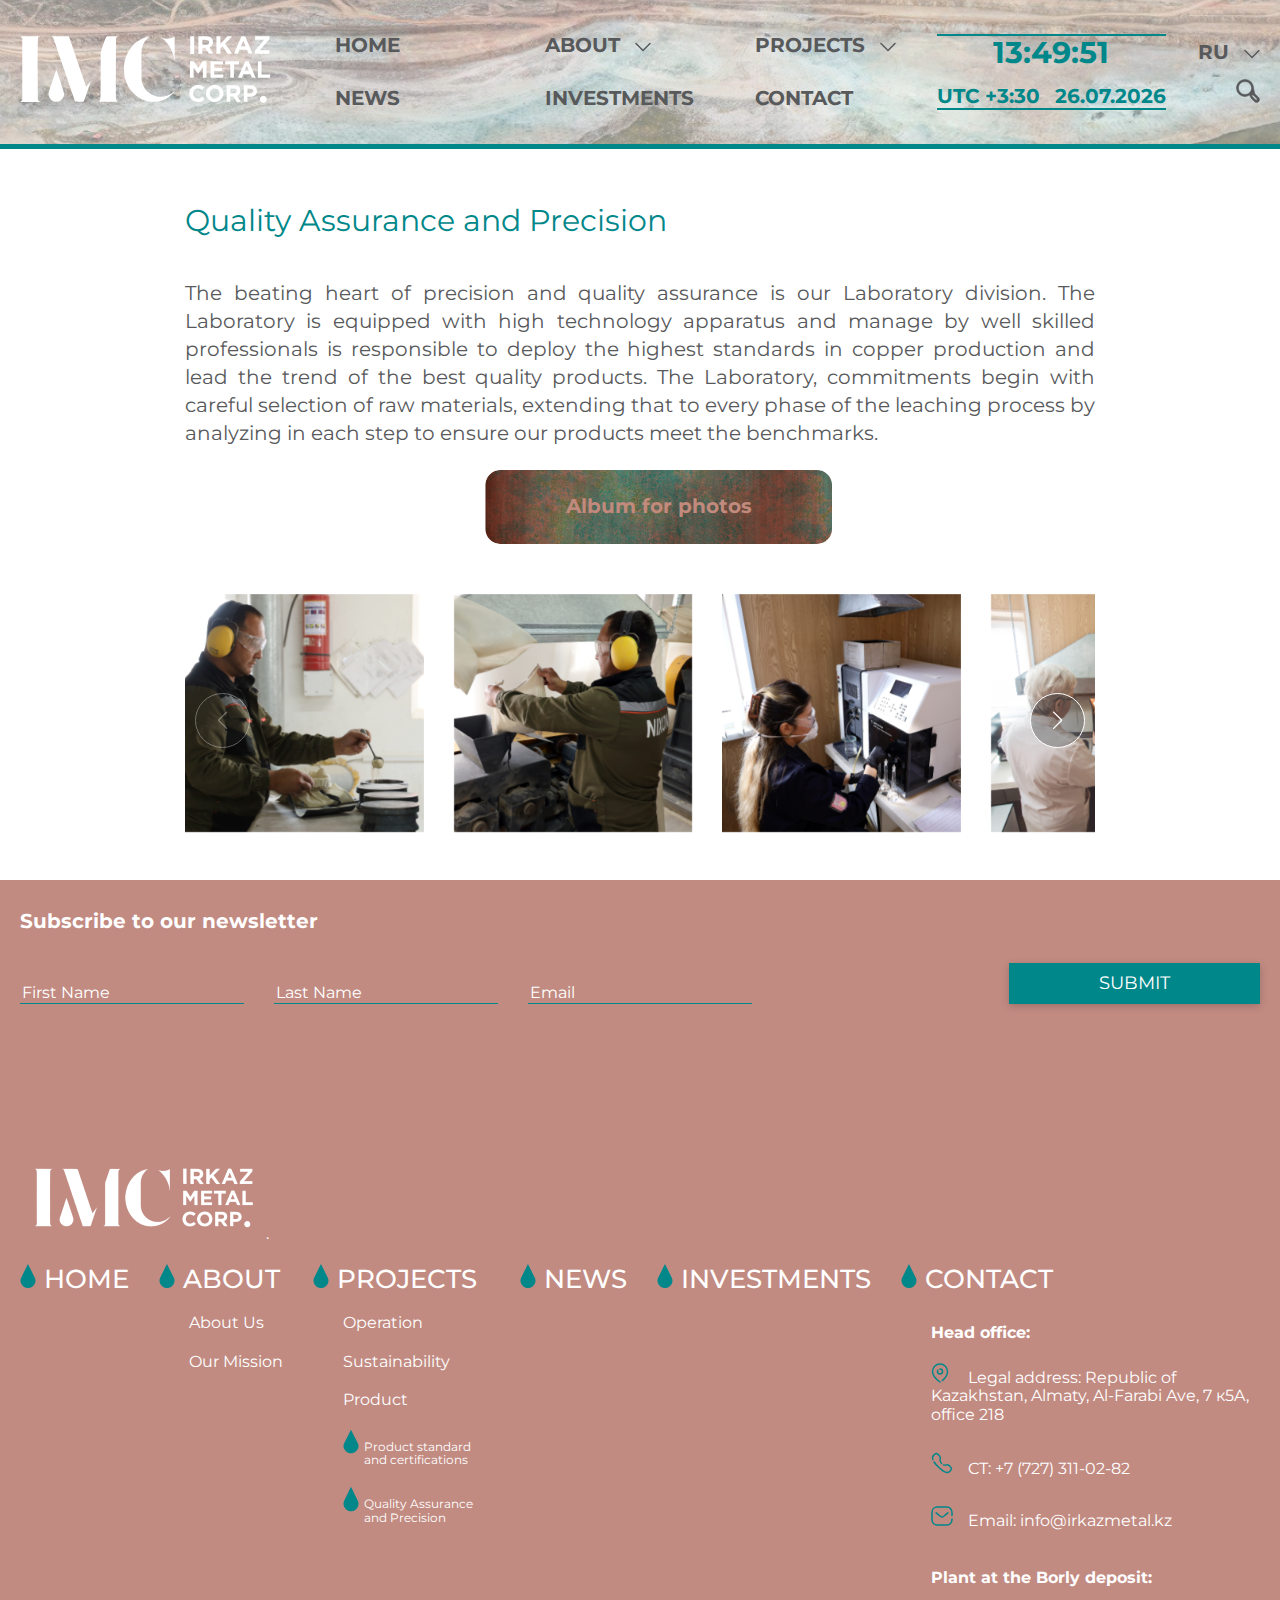
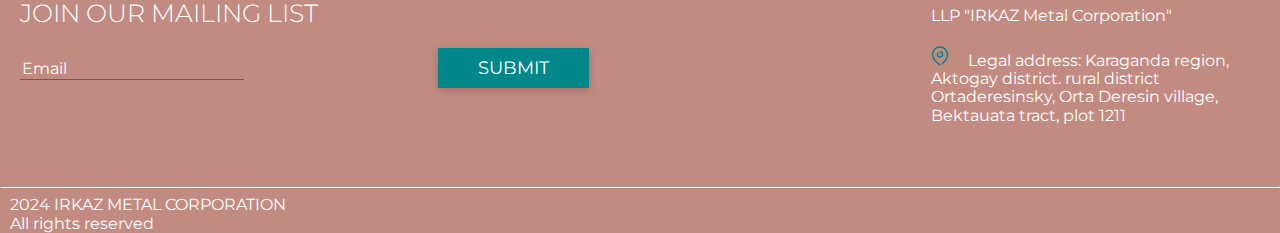
<file: Quality.html>
<!DOCTYPE html>
<html lang="ru">
  <head>
    <meta charset="UTF-8" />
    <meta name="viewport" content="width=device-width, initial-scale=1.0" />
    <title>Заголовок страницы</title>
    <meta name="description" content="Описание страницы для поисковых систем" />

    <link
      rel="stylesheet"
      href="https://cdn.jsdelivr.net/npm/swiper@11/swiper-bundle.min.css"
    />

    <script src="https://cdn.jsdelivr.net/npm/swiper@11/swiper-bundle.min.js"></script>
    <link rel="stylesheet" href="/css/normalize.css" />
    <link rel="stylesheet" href="/css/style.css" />
  </head>
  <body>
    <!-- MOBILE SCREEN -->
    <input type="checkbox" id="menu" />
    <!-- END MOBILE SCREEN -->
    <header>
        <div class="wrapper">
          <div class="container">
            <a href="/">
              <img src="/img/logo.svg" alt="Logo" class="logo" />
            </a>
  
            <!-- MOBILE SCREEN -->
            <label for="menu">
              <div></div>
              <div></div>
              <div></div>
            </label>
            <!-- END MOBILE SCREEN -->
            <nav>
              <ul>
                <li>
                  <a href="/">HOME</a>
                </li>
                <li class="dropdown-about">
                  <a href="/about.html" class="about-link">ABOUT</a>
                  <ul class="dropdown-menu-about">
                    <li><a href="/Aboutus.html">About Us</a></li>
                    <li><a href="/mission.html">Our Mission</a></li>
                  </ul>
                </li>
                <li class="dropdown-project">
                  <a href="/project.html" class="project-link">PROJECTS</a>
                  <ul class="dropdown-menu-about">
                    <li><a href="/operation.html">Operation</a></li>
                    <li>
                      <a href="/Sustainability.html">Sustainability</a>
                    </li>
                    <li class="product__menu">
                      <a href="#">Product</a>
                      <ul class="dropdown-pod-menu-about two-menu">
                        <!-- Здесь начинается подменю Product -->
                        <li>
                          <a href="/product.html"
                            >Product standard and certifications</a
                          >
                        </li>
                        <li>
                          <a href="/Quality.html"
                            >Quality Assurance and Precision</a
                          >
                        </li>
                      </ul>
                    </li>
  
                    <!-- Здесь заканчивается подменю Product -->
                  </ul>
                </li>
                <li><a href="/news.html">NEWS</a></li>
                <li><a href="/Investments.html">INVESTMENTS</a></li>
                <li><a href="/contact.html">CONTACT</a></li>
              </ul>
              <div class="time-to-date-mobile">
                <div class="global__time-mobile" id="globalTimeMobile">22:45</div>
                <div class="global__date-mobile">
                    <p>UTC +3:30</p>
                    <p id="globalDateMobile">30.05.2024</p>
                </div>
            </div>
              <div class="lang-mobile-first">
                <ul>
                  <li class="dropdown-item">EN</li>
                  <li class="dropdown-item">RU</li>
                  <li class="dropdown-item">TR</li>
                </ul>
              </div>
            </nav>
            <div class="time-to-date">
              <div class="global__time" id="globalTimeDesktop">22:45</div>
              <div class="global__date">
                  <p>UTC +3:30</p>
                  <p id="globalDateDesktop">30.05.2024</p>
              </div>
          </div>
            <div class="lang">
              <div class="current-lang">
                <p>RU</p>
                <div class="dropdown">
                  <ul class="dropdown-list">
                    <li class="dropdown-item">EN</li>
                    <li class="dropdown-item">RU</li>
                    <li class="dropdown-item">TR</li>
                  </ul>
                </div>
              </div>
              <img src="/img/search.svg" alt="search" class="searc" />
            </div>
          </div>
        </div>
      </header>
    <main>
      <div class="color__breeze-header"></div>
      <section class="product">
        <div class="container" style="margin: 50px 0;">
          <h3 id="quality-assurance">Quality Assurance and Precision</h3>

          <p>
            The beating heart of precision and quality assurance is our
            Laboratory division. The Laboratory is equipped with high technology
            apparatus and manage by well skilled professionals is responsible to
            deploy the highest standards in copper production and lead the trend
            of the best quality products. The Laboratory, commitments begin with
            careful selection of raw materials, extending that to every phase of
            the leaching process by analyzing in each step to ensure our
            products meet the benchmarks.
          </p>
          <button type="submit">Album for photos</button>
          <div class="wrapper__slider" style="max-width: 1280px; position: relative;;">
          <div class="image-slider" style="margin-top: 50px; overflow: hidden; ">
            <div class="swiper-wrapper">
              <div class="swiper-slide"><img src="/img/Frame 102.png" alt="" class="image__item" /></div>
              <div class="swiper-slide"><img src="/img/Frame 100.png" alt="" class="image__item" /></div>
              <div class="swiper-slide"><img src="/img/Frame 99.png" alt="" class="image__item" /></div>
              <div class="swiper-slide"><img src="/img/Frame 98.png" alt="" class="image__item" /></div>
              <div class="swiper-slide"><img src="/img/Frame 97.png" alt="" class="image__item" /></div>
              <div class="swiper-slide"><img src="/img/Frame 96.png" alt="" class="image__item" /></div>
            </div>

            <!-- Если нужны кнопки навигации -->
            <div class="swiper-button-prev" style="border-radius: 50px;
            color: white;
            background: #46464661;
            width: 55px;
            height: 55px;
            border: 1px solid;"></div>
            <div class="swiper-button-next"style="border-radius: 50px;
            color: white;
            background: #46464661;
            width: 55px;
            height: 55px;
            border: 1px solid;"></div>
          </div> 
        </div>
         
        </div>
      </section>
    </main>
    <footer>
        <div class="container">
          <div class="footer__wrapper">
            <h2>Subscribe to our newsletter</h2>
            <form action="back__email">
              <div class="text__text">
                <input required type="text" placeholder="First Name" />
                <input required type="text" placeholder="Last Name" />
                <input required type="text" placeholder="Email" />
              </div>
              <button type="submit">SUBMIT</button>
            </form>
            <div class="menu__logo">
              <img class="footer__logo" src="/img/footer_logo.png" alt="" />.
              <div class="main__footer-text">
                <div class="home_menu footer__main_menu">
                  <a href="/"><h3>HOME</h3></a>
                </div>
                <div class="about_menu footer__main_menu">
                  <a href="/about.html"><h3>ABOUT</h3></a>
                  <div class="sub-menu-footer">
                    <a href="/aboutus.html"><p>About Us</p></a>
                    <a href="/mission.html"><p>Our Mission</p></a>
                  </div>
                </div>
                <div class="PROJECTS_menu footer__main_menu">
                  <a href="/project.html"><h3>PROJECTS</h3></a>
                  <div class="sub-menu-footer">
                   <a href="/operation.html"> <p>Operation</p></a>
                    <a href="/sustainability.html".html><p>Sustainability</p></a>
                    <p>Product</p>
                    <div class="sub-sub-menu-footer">
                      <div class="water__pic">
                        <img src="/img/water.svg" alt="" />
                        <a href="/product.html"><p>Product standard and certifications</p></a>
                      </div>
                      <div class="water__pic">
                        <img src="/img/water.svg" alt="" />
                       <a href="/quality.html"><p>Quality Assurance and Precision</p></a> 
                      </div>
                    </div>
                  </div>
                </div>
                <div class="NEWS_menu footer__main_menu">
                  <a href="/news.html"><h3>NEWS</h3></a>
                </div>
                <div class="INVESTMENTS_menu footer__main_menu">
                  <a href="/Investments.html"><h3>INVESTMENTS</h3></a>
                </div>
                <div class="CONTACT_menu footer__main_menu">
                 <a href="contact.html"><h3>CONTACT</h3></a> 
                  <div class="sub-menu-footer">
                    <h4>Head office:</h4>
                    <p class="contact__address">
                      Legal address: Republic of Kazakhstan, Almaty, Al-Farabi
                      Ave, 7 к5A, office 218
                    </p>
                    <p class="contact__phone">CТ: +7 (727) 311-02-82</p>
                    <p class="contact__email">Email: info@irkazmetal.kz</p>
                    <h4>Plant at the Borly deposit:</h4>
                    <p>LLP "IRKAZ Metal Corporation"</p>
                    <p class="contact__address">
                      Legal address: Karaganda region, Aktogay district. rural
                      district Ortaderesinsky, Orta Deresin village, Bektauata
                      tract, plot 1211
                    </p>
                  </div>
                </div>
              </div>
            </div>
            <div class="join_input">
              <h3 class="joun_title">
                JOIN OUR MAILING LIST
              </h3>
              <input type="text" placeholder="Email" class="email">
              <button type="submit">SUBMIT</button>
            </div>
          </div>
        </div>
        <hr>
        <div class="right">
  
            <div class="footer__wrapper">
              <p>
            2024 IRKAZ METAL CORPORATION <br>
  All rights reserved
              </p>
        </div>
        </div>
      </footer>
  </body>
</html>

<script src="scripts.js"></script>
<script src="https://unpkg.com/swiper/swiper-bundle.min.js"></script>
<script>
  var mySwiper = new Swiper('.image-slider', {
    // Опции
    slidesPerView: 3.5,
    spaceBetween: 30,

    // Пагинация
    pagination: {
      el: '.swiper-pagination',
      clickable: true,
    },

    // Навигация
    navigation: {
      nextEl: '.swiper-button-next',
      prevEl: '.swiper-button-prev',
    },
  });
</script>
</file>
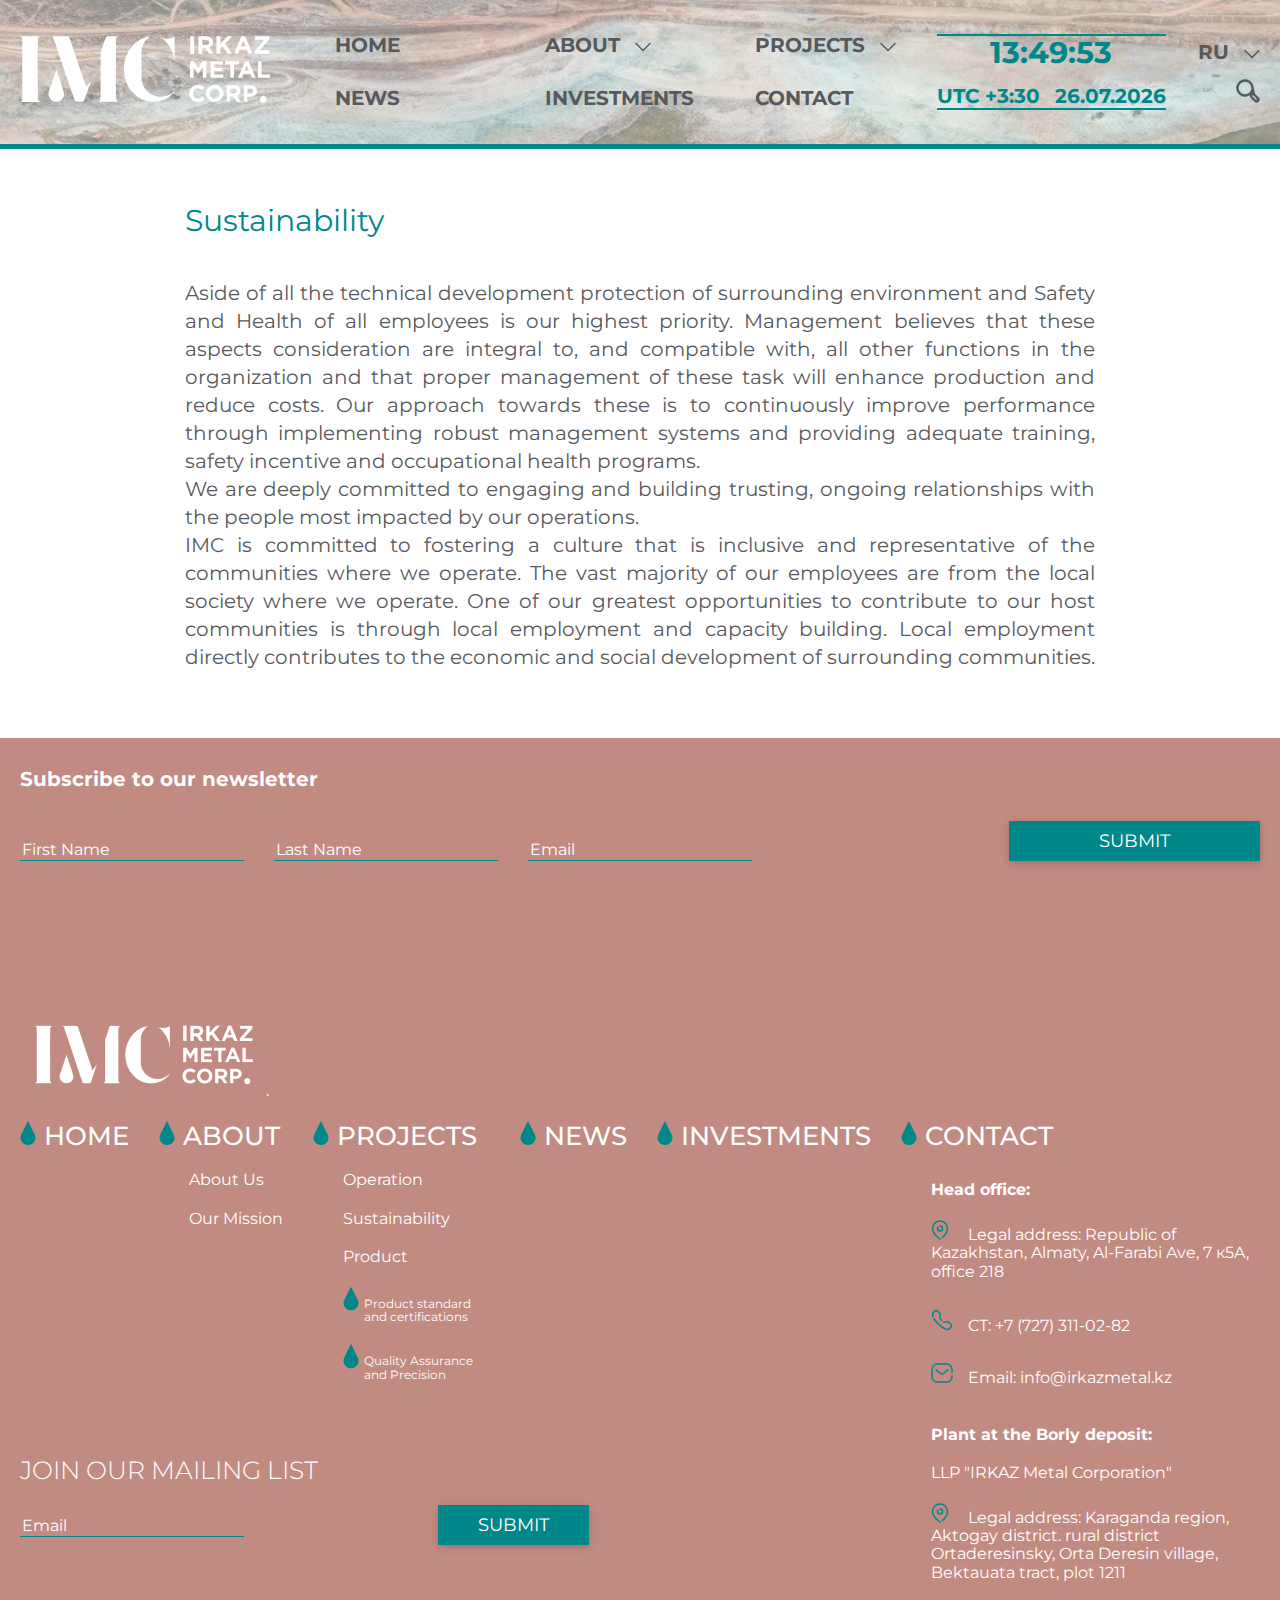
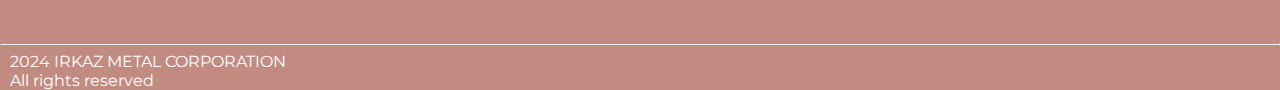
<file: Sustainability.html>
<!DOCTYPE html>
<html lang="ru">
  <head>
    <meta charset="UTF-8" />
    <meta name="viewport" content="width=device-width, initial-scale=1.0" />
    <title>Заголовок страницы</title>
    <meta name="description" content="Описание страницы для поисковых систем" />

    <link
      rel="stylesheet"
      href="https://cdn.jsdelivr.net/npm/swiper@11/swiper-bundle.min.css"
    />

    <script src="https://cdn.jsdelivr.net/npm/swiper@11/swiper-bundle.min.js"></script>
    <link rel="stylesheet" href="/css/normalize.css" />
    <link rel="stylesheet" href="/css/style.css" />
  </head>
  <body>
    <!-- MOBILE SCREEN -->
    <input type="checkbox" id="menu" />
    <!-- END MOBILE SCREEN -->
    <header>
        <div class="wrapper">
          <div class="container">
            <a href="/">
              <img src="/img/logo.svg" alt="Logo" class="logo" />
            </a>
  
            <!-- MOBILE SCREEN -->
            <label for="menu">
              <div></div>
              <div></div>
              <div></div>
            </label>
            <!-- END MOBILE SCREEN -->
            <nav>
              <ul>
                <li>
                  <a href="/">HOME</a>
                </li>
                <li class="dropdown-about">
                  <a href="/about.html" class="about-link">ABOUT</a>
                  <ul class="dropdown-menu-about">
                    <li><a href="/Aboutus.html">About Us</a></li>
                    <li><a href="/mission.html">Our Mission</a></li>
                  </ul>
                </li>
                <li class="dropdown-project">
                  <a href="/project.html" class="project-link">PROJECTS</a>
                  <ul class="dropdown-menu-about">
                    <li><a href="/operation.html">Operation</a></li>
                    <li>
                      <a href="/Sustainability.html">Sustainability</a>
                    </li>
                    <li class="product__menu">
                      <a href="#">Product</a>
                      <ul class="dropdown-pod-menu-about two-menu">
                        <!-- Здесь начинается подменю Product -->
                        <li>
                          <a href="/product.html"
                            >Product standard and certifications</a
                          >
                        </li>
                        <li>
                          <a href="/Quality.html"
                            >Quality Assurance and Precision</a
                          >
                        </li>
                      </ul>
                    </li>
  
                    <!-- Здесь заканчивается подменю Product -->
                  </ul>
                </li>
                <li><a href="/news.html">NEWS</a></li>
                <li><a href="/Investments.html">INVESTMENTS</a></li>
                <li><a href="/contact.html">CONTACT</a></li>
              </ul>
              <div class="time-to-date-mobile">
                <div class="global__time-mobile" id="globalTimeMobile">22:45</div>
                <div class="global__date-mobile">
                    <p>UTC +3:30</p>
                    <p id="globalDateMobile">30.05.2024</p>
                </div>
            </div>
              <div class="lang-mobile-first">
                <ul>
                  <li class="dropdown-item">EN</li>
                  <li class="dropdown-item">RU</li>
                  <li class="dropdown-item">TR</li>
                </ul>
              </div>
            </nav>
            <div class="time-to-date">
              <div class="global__time" id="globalTimeDesktop">22:45</div>
              <div class="global__date">
                  <p>UTC +3:30</p>
                  <p id="globalDateDesktop">30.05.2024</p>
              </div>
          </div>
            <div class="lang">
              <div class="current-lang">
                <p>RU</p>
                <div class="dropdown">
                  <ul class="dropdown-list">
                    <li class="dropdown-item">EN</li>
                    <li class="dropdown-item">RU</li>
                    <li class="dropdown-item">TR</li>
                  </ul>
                </div>
              </div>
              <img src="/img/search.svg" alt="search" class="searc" />
            </div>
          </div>
        </div>
      </header>
    <main>
      <div class="color__breeze-header"></div>
          <section class="about__text">
        <div class="container">
          </div>
        </div>
      </section>
      <section class="product">
        <div class="container" style="margin: 50px 0;">         
          <h3 id="sustainability">Sustainability</h3>

          <p>
            Aside of all the technical development protection of surrounding
            environment and Safety and Health of all employees is our highest
            priority. Management believes that these aspects consideration are
            integral to, and compatible with, all other functions in the
            organization and that proper management of these task will enhance
            production and reduce costs. Our approach towards these is to
            continuously improve performance through implementing robust
            management systems and providing adequate training, safety incentive
            and occupational health programs.<br />
            We are deeply committed to engaging and building trusting, ongoing
            relationships with the people most impacted by our operations.
            <br />IMC is committed to fostering a culture that is inclusive and
            representative of the communities where we operate. The vast
            majority of our employees are from the local society where we
            operate. One of our greatest opportunities to contribute to our host
            communities is through local employment and capacity building. Local
            employment directly contributes to the economic and social
            development of surrounding communities.
          </p>
        </div>
      </section>
    </main>
    <footer>
        <div class="container">
          <div class="footer__wrapper">
            <h2>Subscribe to our newsletter</h2>
            <form action="back__email">
              <div class="text__text">
                <input required type="text" placeholder="First Name" />
                <input required type="text" placeholder="Last Name" />
                <input required type="text" placeholder="Email" />
              </div>
              <button type="submit">SUBMIT</button>
            </form>
            <div class="menu__logo">
              <img class="footer__logo" src="/img/footer_logo.png" alt="" />.
              <div class="main__footer-text">
                <div class="home_menu footer__main_menu">
                  <a href="/"><h3>HOME</h3></a>
                </div>
                <div class="about_menu footer__main_menu">
                  <a href="/about.html"><h3>ABOUT</h3></a>
                  <div class="sub-menu-footer">
                    <a href="/aboutus.html"><p>About Us</p></a>
                    <a href="/mission.html"><p>Our Mission</p></a>
                  </div>
                </div>
                <div class="PROJECTS_menu footer__main_menu">
                  <a href="/project.html"><h3>PROJECTS</h3></a>
                  <div class="sub-menu-footer">
                   <a href="/operation.html"> <p>Operation</p></a>
                    <a href="/sustainability.html".html><p>Sustainability</p></a>
                    <p>Product</p>
                    <div class="sub-sub-menu-footer">
                      <div class="water__pic">
                        <img src="/img/water.svg" alt="" />
                        <a href="/product.html"><p>Product standard and certifications</p></a>
                      </div>
                      <div class="water__pic">
                        <img src="/img/water.svg" alt="" />
                       <a href="/quality.html"><p>Quality Assurance and Precision</p></a> 
                      </div>
                    </div>
                  </div>
                </div>
                <div class="NEWS_menu footer__main_menu">
                  <a href="/news.html"><h3>NEWS</h3></a>
                </div>
                <div class="INVESTMENTS_menu footer__main_menu">
                  <a href="/Investments.html"><h3>INVESTMENTS</h3></a>
                </div>
                <div class="CONTACT_menu footer__main_menu">
                 <a href="contact.html"><h3>CONTACT</h3></a> 
                  <div class="sub-menu-footer">
                    <h4>Head office:</h4>
                    <p class="contact__address">
                      Legal address: Republic of Kazakhstan, Almaty, Al-Farabi
                      Ave, 7 к5A, office 218
                    </p>
                    <p class="contact__phone">CТ: +7 (727) 311-02-82</p>
                    <p class="contact__email">Email: info@irkazmetal.kz</p>
                    <h4>Plant at the Borly deposit:</h4>
                    <p>LLP "IRKAZ Metal Corporation"</p>
                    <p class="contact__address">
                      Legal address: Karaganda region, Aktogay district. rural
                      district Ortaderesinsky, Orta Deresin village, Bektauata
                      tract, plot 1211
                    </p>
                  </div>
                </div>
              </div>
            </div>
            <div class="join_input">
              <h3 class="joun_title">
                JOIN OUR MAILING LIST
              </h3>
              <input type="text" placeholder="Email" class="email">
              <button type="submit">SUBMIT</button>
            </div>
          </div>
        </div>
        <hr>
        <div class="right">
  
            <div class="footer__wrapper">
              <p>
            2024 IRKAZ METAL CORPORATION <br>
  All rights reserved
              </p>
        </div>
        </div>
      </footer>
  </body>
</html>

<script src="scripts.js"></script>
</file>
<file: css/style.css>
@import url("https://fonts.googleapis.com/css2?family=Montserrat:ital,wght@0,100..900;1,100..900&display=swap");

html {
  box-sizing: border-box;
}

*,
::after,
::before {
  box-sizing: inherit;
}

body {
  font-size: 16px;
  font-family: "Montserrat", sans-serif;
  margin: 0;
}

p,
ul,
li,
h1,
h2,
h3,
h4 {
  padding: 0;
  margin: 0;
}

img {
  max-width: 100%;
}

a {
  text-decoration: none;
}

.container {
  max-width: 1440px;
  margin: 0 auto;
  padding: 0 20px;
}

.wrapper {
  background-image: url(/img/background-header.png);
  padding: 34px 0;
}

header .logo {
  width: 250px;
}

#menu {
  display: none;
}

.wrapper .container {
  display: flex;
  justify-content: space-between;
  align-items: center;
}

.current-lang .dropdown-item:after{
ba
}

.wrapper .container ul {
  grid-template-columns: 150px 150px 150px;
  display: grid;
  gap: 30px 60px;
  color: #58595b;
  text-transform: uppercase;
  list-style-type: none;
}

.wrapper .container ul a {
  color: #58595b;
  font-weight: 700;
  font-size: 20px;
  transition: 0.1s;
}

.wrapper .container ul a:hover {
  color: #000000;
  font-weight: 700;
  font-size: 20px;
  text-decoration: underline;
}

.global__date {
  display: flex;
  font-size: 20px;
  gap: 15px;
}

.time-to-date {
  display: flex;
  border-bottom: 2px solid;
  border-top: 2px solid;
  text-align: center;
  gap: 14px;
  color: #00878a;
  font-weight: 700;
  font-size: 30px;
  flex-direction: column;
}

.lang p {
  font-size: 20px;
  color: #58595b;
  font-weight: 700;
  padding-bottom: 15px;
  position: relative;
  transition: 0.1s;
}

.lang p:hover {
  font-size: 20px;
  color: #000000;
  font-weight: 700;
  padding-bottom: 15px;
  position: relative;
  text-decoration: underline;
}

.footer__main_menu a {
color:#fff;
}

.lang p::after {
  content: url(/img/arrow.svg);
  padding-left: 15px;
}

.about-link::after,
.project-link::after {
  content: url(/img/arrow.svg);
  padding-left: 15px;
}

.lang {
  text-align: end;
  position: relative;
}

.swiper {
  width: 100%;
  height: 750px;
}

a:visited{
  color: #fff;
}



.swiper img {
  width: 100%;
  height: 800px;
  max-width: 100%;
  max-height: 100%;
  object-fit: cover;
  overflow-x: hidden;
}

.swiper-slide {
  position: relative;
}

.slider1 p {
  position: absolute;
  right: 10%;
  bottom: 20%;
  font-weight: 700;
  font-size: 50px;
  color: #fff;
  text-shadow: 2px 0 0 black, 0 2px 0 black, -2px 0 0 black, 0 -2px 0 black;
}

.slider2 p {
  position: absolute;
  left: 10%;
  top: 20%;
  font-weight: 700;
  font-size: 50px;
  color: #fff;
  text-shadow: 2px 0 0 black, 0 2px 0 black, -2px 0 0 black, 0 -2px 0 black;
}

.slider3 p {
  position: absolute;
  left: 10%;
  bottom: 20%;
  font-weight: 700;
  font-size: 50px;
  color: #fff;
  text-shadow: 2px 0 0 black, 0 2px 0 black, -2px 0 0 black, 0 -2px 0 black;
}

.slider4 p {
  position: absolute;
  right: 10%;
  top: 20%;
  font-weight: 700;
  font-size: 50px;
  color: #fff;
  text-shadow: 2px 0 0 black, 0 2px 0 black, -2px 0 0 black, 0 -2px 0 black;
}

.slider5 p {
  position: absolute;
  right: 25%;
  bottom: 78%;
  font-weight: 700;
  font-size: 50px;
  color: #fff;
  text-shadow: 2px 0 0 black, 0 2px 0 black, -2px 0 0 black, 0 -2px 0 black;
}

.slider6 p {
  position: absolute;
  left: 5%;
  bottom: 20%;
  font-weight: 700;
  font-size: 100px;
  color: #fff;
  text-shadow: 2px 0 0 black, 0 2px 0 black, -2px 0 0 black, 0 -2px 0 black;
}

#section1 {
  text-align: center;
}

.dropdown-menu-about {
  display: flex !important;
  flex-direction: column;
  position: absolute;
  background-color: #fff;
  padding: 20px;
  z-index: 5;
  display: none !important;
  gap: 15px;
  border-radius: 15px;
}

.dropdown-menu-about li {
  padding-bottom: 15px;
}

.map{
  background-image: url(/img/map.png);
  height: 500px;
  margin-bottom: 50px;
}

.dropdown-menu-about li:last-child {
  padding-bottom: 0;
}
.swiper-button-prev::after{
font-size: 18px;
}

.swiper-button-next::after{
  font-size: 18px;
  }


.swiper-button-prev,
.swiper-button-next {
  color: #fff;
  

}

.CONTACT_menu a{
color:#fff;
}

/* .swiper-button-prev {
  left: var(--swiper-navigation-sides-offset, 50px);
}

.swiper-button-next {
  right: var(--swiper-navigation-sides-offset, 50px);
} */

/* .swiper-pagination-bullet {
  height: 12px;
  width: 12px;
  background: var(--swiper-pagination-bullet-inactive-color, #bcbcbc);
  opacity: var(--swiper-pagination-bullet-inactive-opacity, 1);
} */

.swiper-pagination-bullet-active {
  background: #fff;
}

.image-slider .swiper-pagination-bullet-active {
  background: #666666;
}

.color__breeze {
  height: 15px;
  width: 100%;
  background-color: #00878a;
}

.color__breeze-header {
  height: 5px;
  width: 100%;
  background-color: #00878a;
}

footer {
  background-color: #c28b82;
  height: auto;
  color: #fff;
  margin-top: -6px;
}

.footer_2 h3::before {
  display: flex;
  content: url(/img/water.svg);
  padding-right: 5px;
}

.footer__wrapper {
  position: relative;
}

.main__footer-text div p,
h3 {
  padding-top: 5px;
}

.sub-sub-menu-footer p {
  font-size: 12px;
}

.PROJECTS_menu {
  max-width: 176px;
}

.main__footer-text div p,
h4 {
  padding-bottom: 15px;
  color: #fff;
  padding-left: 30px;
}

.main__footer-text div,
h4 {
  padding: 15px 0;
  color: #fff;
}

footer h2 {
  font-size: 20px;
  color: #fff;
  padding: 30px 0;
}

.CONTACT_menu {
  max-width: 359px;
}

.water__pic p {
  padding-top: 0 !important;
  padding-bottom: 0 !important;
  padding-left: 0 !important;
}

.sub-menu-footer h4 {
  padding-left: 30px;
}

.footer__logo {
  margin-top: 150px;
}

.water__pic img {
  position: relative;
  top: -12px;
}

.right .container {
  font-size: 14px;
  text-transform: uppercase;
  font-weight: 300;
}

.joun_title {
  font-size: 25px;
  font-weight: 300;
  margin-bottom: 20px;
}

.join_input {
  position: absolute;
  bottom: 10%;
}
.join_input button {
  background-color: #00878a;
  color: #fff;
  font-size: 18px;
  text-transform: uppercase;
  border: none;
  padding: 10px 40px;
  box-shadow: 0 2px 8px 0 rgba(0, 0, 0, 0.2);
  cursor: pointer;
  transition: 0.2s;
  margin-left: 190px;
}

.water__pic {
  display: flex;
  padding-left: 30px !important;
  gap: 5px;
}

.sub-sub-menu-footer {
  padding: 0 !important;
}

input {
  background: none;
  border: none;
  color: white;
  outline: none;
  border-bottom: 1px solid #00878a;
}

input::placeholder {
  color: #fff;
}

input:focus::placeholder {
  color: #fff;
  padding-bottom: 12px;
}

input::placeholder:hover {
  color: #ffffff;
  padding-bottom: 12px;
}

form {
  display: flex;
  justify-content: space-between;
  align-items: flex-end;
  flex-wrap: wrap;
}

.footer__wrapper {
  max-width: 1260px;
  margin: 0 auto;
}

footer p:hover,
li:hover {
  text-decoration: underline;
  cursor: pointer;
}

form button {
  background-color: #00878a;
  color: #fff;
  font-size: 18px;
  text-transform: uppercase;
  border: none;
  padding: 10px 90px;
  box-shadow: 0 2px 8px 0 rgba(0, 0, 0, 0.2);
  cursor: pointer;
  transition: 0.2s;
}

form button:hover {
  background-color: #02b6b9;
}

.text__text {
  gap: 30px;
  display: flex;
  flex-wrap: wrap;
}

.main__footer-text {
  display: flex;
  flex-direction: row;
  justify-content: space-between;
  flex-wrap: wrap;
}

.parent p {
  padding-bottom: 25px;
}

.parent ul {
  list-style: none;
}

.parent li::before {
  content: url(/img/water.svg);
  padding-right: 15px;
}

.about__block {
  max-width: 1200px; /* Ограничение максимальной ширины контейнера */
  margin: 50px auto; /* Центрирование контейнера */
  padding: 40px; /* Внутренние отступы для контейнера */
  display: flex;
  box-shadow: 0 2px 8px 0 rgba(0, 0, 0, 0.2);
  border-radius: 12px;
}

.about__block h1 {
  text-align: left; /* Выровнять заголовок по левому краю */
  margin-bottom: 20px; /* Отступ снизу для заголовка */
  font-size: 50px;
  color: #00878a;
  font-weight: 300;
}

.our_mission h2 {
  text-align: left; /* Выровнять заголовок по левому краю */
  margin-bottom: 20px; /* Отступ снизу для заголовка */
  font-size: 50px;
  color: #00878a;
  font-weight: 300;
}

.our_mission p {
  width: 700px;
  flex: 1; /* Текст занимает всё оставшееся пространство */
  margin: 0; /* Убрать внешние отступы */
  font-family: var(--font-family);
  font-weight: 400;
  font-size: 20px;
  text-align: justify;
  color: #58595b;
}

.about__block .content {
  display: flex; /* Использовать Flexbox для размещения текста и изображения */
  align-items: flex-start; /* Выравнивание по верхнему краю */
}

.about__block p {
  flex: 1; /* Текст занимает всё оставшееся пространство */
  margin: 0; /* Убрать внешние отступы */
  font-family: var(--font-family);
  font-weight: 400;
  font-size: 20px;
  color: #58595b;
}

.about__block img {
  max-width: 50%; /* Ограничение максимальной ширины изображения */
  height: auto; /* Сохранение пропорций изображения */
  margin-left: 50px; /* Отступ слева для изображения */
  border-radius: 6px;
}

.our_mission {
  display: flex;
  gap: 50px;
  flex-direction: column;
  margin: 50px 0;
}

.footer_7 {
  position: absolute;
  bottom: 10%;
  left: 0;
}

.our_mission button {
  background-image: url(/img/button.png);
  border-radius: 15px;
  max-width: 347px;
  height: 74px;
  font-weight: 700;
  font-size: 20px;
  color: #c28a7d;
  border: none;
  position: relative;
  left: 33%;
  cursor: pointer;
}

.about__text .container {
  max-width: 1140px;
}

.our__mission-text {
  display: flex;
  gap: 50px;
  align-items: center;
}

.image_about img {
  border-radius: 25px;
}

.image_about {
  display: flex;
  flex-direction: row;
  gap: 15px;
}

.product {
  max-width: 950px;
  margin: 0 auto;
  color: #58595b;
}

.product h3 {
  font-weight: 400;
  font-size: 30px;
  color: #00878a;
  margin-bottom: 40px;
}

.product h4 {
  font-weight: 600;
  font-size: 22px;
  color: #58595b;
  padding-bottom: 30px;
}

.product p {
  font-weight: 400;
  font-size: 20px;
  text-align: justify;
  color: #58595b;
  padding-bottom: 23px;
  line-height: 1.4;
}

.product button {
  background-image: url(/img/button.png);
  border-radius: 15px;
  width: 347px;
  height: 74px;
  font-weight: 700;
  font-size: 20px;
  color: #c28a7d;
  border: none;
  position: relative;
  left: 33%;
  cursor: pointer;
}

.pic {
  text-align: center;
  padding-top: 50px;
}

.image__work-item {
  display: flex;
  flex-wrap: wrap;
  gap: 5px;
}

.image__work {
  margin: 50px 0;
}

.news_wrapper {
  padding: 50px 0;
  display: flex;
  padding: 50px 0;
  flex-wrap: wrap;
  gap: 15px;
  justify-content: center;
}

.news__item {
  max-width: 367px;
  box-shadow: 0 2px 8px 0 rgba(0, 0, 0, 0.2);
  border-radius: 12px;
  overflow: hidden;
}

.news__item-text {
  padding: 10px;
}

.news__item-text h2 {
  font-weight: 500;
  font-size: 32px;
  color: #00878a;
}

.news__item-text a {
  font-weight: 600;
  font-size: 16px;
  color: #b6624b;
}

.contact {
  color: #58595b;
  max-width: 700px;
  padding: 50px 0;
}

.contact__top {
  display: flex;
  justify-content: space-between;
  margin-bottom: 1em;
}

.contact__block {
  flex: 1;
  margin-right: 1em;
}

.contact__block:last-child {
  margin-right: 0;
}

.contact__title {
  font-size: 1.2em;
  margin-bottom: 0.5em;
}

.contact__name {
  margin-bottom: 0.5em;
}

.contact__address,
.contact__phone,
.contact__email {
  margin-bottom: 0.5em;
}

.contact__priority {
  font-size: 1.5em;
  text-align: center;
  margin-top: 1em;
  color: #008080; /* Assuming a teal color to match the image */
}

.contact__phone a,
.contact__email a {
  color: #008080; /* Match the teal color */
  text-decoration: none;
}

.contact__phone a:hover,
.contact__email a:hover {
  text-decoration: underline;
}

.contact-all .container {
  display: flex;
  justify-content: center;
}

.contact__address::before {
  content: url(/img/location.svg);
  padding-right: 15px;
}

.contact__phone::before {
  content: url(/img/call.svg);
  padding-right: 15px;
}

.contact__email::before {
  content: url(/img/nail.svg);
  padding-right: 15px;
}

.invest__text-title {
  font-weight: 400;
  font-size: 30px;
  text-align: center;
  color: #00878a;
  padding: 50px 0;
}

.invest__text-subtitle {
  font-weight: 400;
  font-size: 30px;
  color: #00878a;
  max-width: 900px;
  margin: 0 auto;
  padding-bottom: 40px;
}

.invest__text-maintext {
  font-weight: 400;
  font-size: 20px;
  text-align: justify;
  color: #58595b;
  max-width: 900px;
  margin: 0 auto;
  padding-bottom: 40px;
}

.invest__text button {
  background-image: url(/img/button.png);
  border-radius: 15px;
  width: 347px;
  height: 74px;
  font-weight: 700;
  font-size: 20px;
  color: #c28a7d;
  border: none;
  position: relative;
  left: 37%;
  cursor: pointer;
  margin: 40px 0;
  background-repeat: no-repeat;
}

.two-menu {
  left: 170px;
  top: 80px;
  display: flex;
}

.dropdown-menu-about ul a {
  font-weight: 400 !important;
  font-size: 16px !important;
  width: 250px;
  display: inline-block;
}

.dropdown-menu-about > li > a {
  font-weight: 400 !important;
}
.current-lang {
  cursor: pointer;
}

.product__menu::after {
  content: url(/img/after.svg);
}

.dropdown-pod-menu-about {
  display: flex !important;
  flex-direction: column;
  position: absolute;
  background-color: #fff;
  padding: 20px;
  z-index: 5;
  gap: 15px;
  border-radius: 15px;
  display: none !important;
}

.dropdown-about:hover .dropdown-menu-about {
  display: block !important;
}

.product__menu:hover .two-menu {
  display: block !important;
}

.dropdown-project:hover .dropdown-menu-about {
  display: block !important;
}

.searc {
  display: inline-block;
  vertical-align: middle;
  margin-left: 5px;
}

.dropdown {
  top: 50%;
  display: none;
  position: absolute;
  background-color: #f9f9f9;
  box-shadow: 0px 8px 16px 0px rgba(0, 0, 0, 0.2);
  z-index: 999;
}

.footer6 {
  width: 350px;
}

.footer__main_menu h3 {
  font-size: 26px;
  font-weight: 500;
}

.footer__main_menu h3::before {
  content: url(/img/water.svg);
  padding-right: 8px;
}

.footer_3 {
  width: 10%;
}

.mySwiper {
  height: auto;
}
/* Стилизация кнопок навигации */
.oper {
  width: 40px;
  height: 40px;
  background-color: rgba(255, 255, 255, 0.7);
  border-radius: 50%;
  cursor: pointer;
  transition: background-color 0.3s ease;
}

.oper:hover {
  background-color: rgba(0, 0, 0, 0.7);
}

/* Стилизация стрелок */
.oper::before {
  content: "";
  width: 12px;
  height: 12px;
  border-top: 2px solid #fff;
  border-right: 2px solid #fff;
  transition: border-color 0.3s ease;
}


.mySwiper img {
  width: 128px;
  height: auto;
}

.dropdown-list {
  display: flex !important;
  flex-direction: column;
  gap: 0 !important;
}

.prev,
.nexf {
  color: #aaaaaa;
}

.dropdown-item {
  padding: 12px 16px;
  text-decoration: none;
text-align: center;
    display: flex;
    gap: 15px;
  cursor: pointer;
  text-align: center;
}

.chet {
  display: flex;
  justify-content: center;
  gap: 15px;
  margin: 50px 0;
}

.chet p {
  font-size: 26px;
  cursor: pointer;
}

.dropdown-item:hover {
  background-color: #f1f1f1;
}

.current-lang:hover .dropdown {
  display: block;
}

.time-to-date-mobile {
  display: none;
}

.lang-mobile {
  display: none;
}

.lang-mobile-first {
  display: none;
}

@media (max-width: 1180px) {
  nav {
    position: absolute;
    top: 137px;
    background: #00878a;
    left: 0;
    flex-direction: column;
    width: 100%;
    align-items: center;
    height: 0;
    transition: 0.5s;
    overflow: hidden;
    z-index: 2;
  }

  nav ul li:first-child {
    padding-top: 15px;
  }
  .time-to-date-mobile {
    display: block;
    text-align: center;
    display: flex;
    border-bottom: 2px solid;
    border-top: 2px solid;
    text-align: center;
    gap: 14px;
    color: #fff;
    font-weight: 700;
    font-size: 30px;
    flex-direction: column;
    padding: 15px 0;
    margin: 15px 0;
  }

  .global__date-mobile {
    display: flex;
    font-size: 20px;
    gap: 15px;
    justify-content: center;
  }

  .time-to-date {
    display: none;
  }
  label {
    width: 45px;
    height: 30px;
    position: relative;
  }
  label div {
    width: 100%;
    height: 5px;
    background: #00878a;
    position: absolute;
    transform: translateY(-50%);
    border-radius: 99px;
    transition: 0.3s;
    transform: scale(1);
  }
  label div:nth-child(1) {
    top: 0;
  }
  label div:nth-child(2) {
    top: 50%;
  }
  label div:nth-child(3) {
    top: 100%;
  }

  input:checked + header nav {
    height: 100vh;
  }
  input:checked + header label div:nth-child(1) {
    transform: rotate(45deg);
    top: 50%;
  }
  input:checked + header label div:nth-child(3) {
    transform: rotate(-45deg);
    top: 50%;
  }
  input:checked + header label div:nth-child(2) {
    transform: scale(0);
    opacity: 0;
  }
  .wrapper .container ul {
    display: flex;
    flex-direction: column;
    align-content: center;
    align-items: center;
  }

  .wrapper .container ul a {
    color: #fff;
  }

  .time-to-date-mobile {
    text-align: center;
  }
  .lang-mobile-first ul {
    display: flex;
    flex-direction: row !important;
    color: #fff;
    justify-content: center;
    gap: 0 !important;
  }

  .lang-mobile-first {
    display: block;
  }
  .lang-mobile-first ul li {
    color: #fff;
  }

  .swiper-button-prev {
    left: var(--swiper-navigation-sides-offset, 20px);
  }

  .swiper-button-next {
    right: var(--swiper-navigation-sides-offset, 20px);
  }

  .swiper-button-next:after,
  .swiper-button-prev:after {
    font-size: 12px;
  }

  .container .lang {
    display: none;
  }

  .swiper-button-next,
  .swiper-button-prev {
    padding: 25px;
  }

  .about__block {
    flex-wrap: wrap;
  }

  .our__mission-text {
    flex-wrap: wrap;
  }
  .image_about {
    flex-wrap: wrap;
  }

  .our_mission button {
    padding: 0 55px;
    left: 0%;
    align-self: center;
  }

  .about__block img {
    margin-left: 0;
    margin-top: 15px;
    max-width: 100%;
  }

  .slider6 p {
    font-size: 46px;
    top: 40%;
  }

  .swiper img {
height: auto;
        max-width: 100%;   }

  .swiper {
height: auto;
        max-width: 100%;  }

  .color__breeze {
    height: 0;
  }

  .product button {
    padding: 0 55px;
    left: 0%;
    align-self: center;
  }

  .image__work-item {
    justify-content: center;
  }
  .invest__text button {
    left: 0;
  }
  .lang p::after {
    content: url(/img/arrow_w.svg);
    padding-left: 15px;
  }

  .about-link::after,
  .project-link::after {
    content: url(/img/arrow_w.svg);
    padding-left: 15px;
  }
  .dropdown-menu-about {
    position: relative;
    background-color: #fff0;
  }

  .dropdown-about {
    text-align: center;
  }

  .dropdown-project {
    text-align: center;
  }

  .about-link:hover {
    color: #fff !important;
  }

  .project-link:hover {
    color: #fff !important;
  }

  .project-link:hover {
    color: #fff !important;
  }

  .dropdown-menu-about li a {
    text-decoration: underline;
    color: #008080;
  }
  .dropdown-menu-about ul {
    text-decoration: underline;
  }

  .product__menu::after {
    content: none;
  }

  .dropdown-pod-menu-about {
    position: relative;
    background-color: #fff0;
  }

  .two-menu {
    left: 0;
    top: 0;
  }
}
@media (max-width: 768px) {
  .text__text {
    justify-content: center;
  }

  form {
    justify-content: center;
    gap: 15px;
  }
  footer h2 {
    text-align: center;
  }

  .join_input {
    position: relative;
  }
  .join_input button {
    margin-left: 0;
  }
}

@media (max-width: 430px) {
}
</file>
